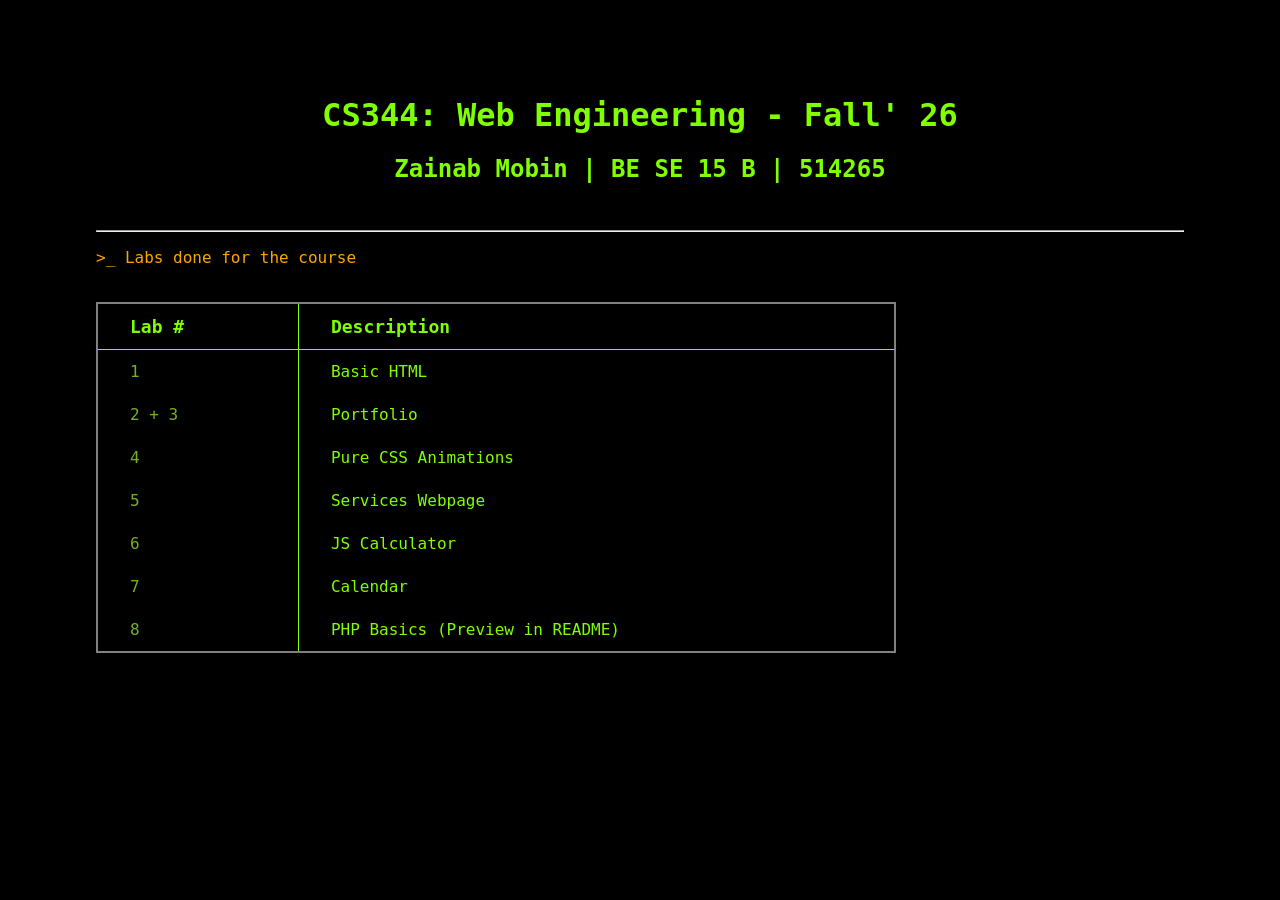
<file: index.html>
<!DOCTYPE html>
<html lang="en">
<head>
    <meta charset="UTF-8">
    <meta name="viewport" content="width=device-width, initial-scale=1.0">
    <title>Labs - Web Engineering</title>
    <link rel="stylesheet" href="style.css">
</head>
<body>
    
    <h1>CS344: Web Engineering - Fall' 26</h1>
    <h2> Zainab Mobin | BE SE 15 B | 514265</h2>
    <br>
    <hr>
    
    <p> >_ Labs done for the course</p>
    
    <br>

    <table>
        <tr>
            <th>Lab #</th>
            <th>Description</th>
        </tr>
        <tr>
            <td><a href="lab1_html/index.html" target="_blank">1</a></td>
            <td>Basic HTML</td>
        </tr>
        <tr>
            <td><a href="lab2,3_portfolio/index.html" target="_blank">2 + 3</a></td>
            <td>Portfolio</td>
        </tr>
        <tr>
            <td><a href="lab4_css/index.html" target="_blank">4</a></td>
            <td>Pure CSS Animations</td>
        </tr>
        <tr>
            <td><a href="lab5_services/index.html" target="_blank">5</a></td>
            <td>Services Webpage</td>
        </tr>
        <tr>
            <td><a href="lab6_calculator/index.html" target="_blank">6</a></td>
            <td>JS Calculator</td>
        </tr>
        <tr>
            <td><a href="lab7_calendar/index.html" target="_blank">7</a></td>
            <td>Calendar</td>
        </tr>
        <tr>
            <td><a href="lab8_phpBasics/index.php">8</a></td>
            <td>PHP Basics (Preview in README)</td>
        </tr>
    </table>
    

</body>
</html>
</file>
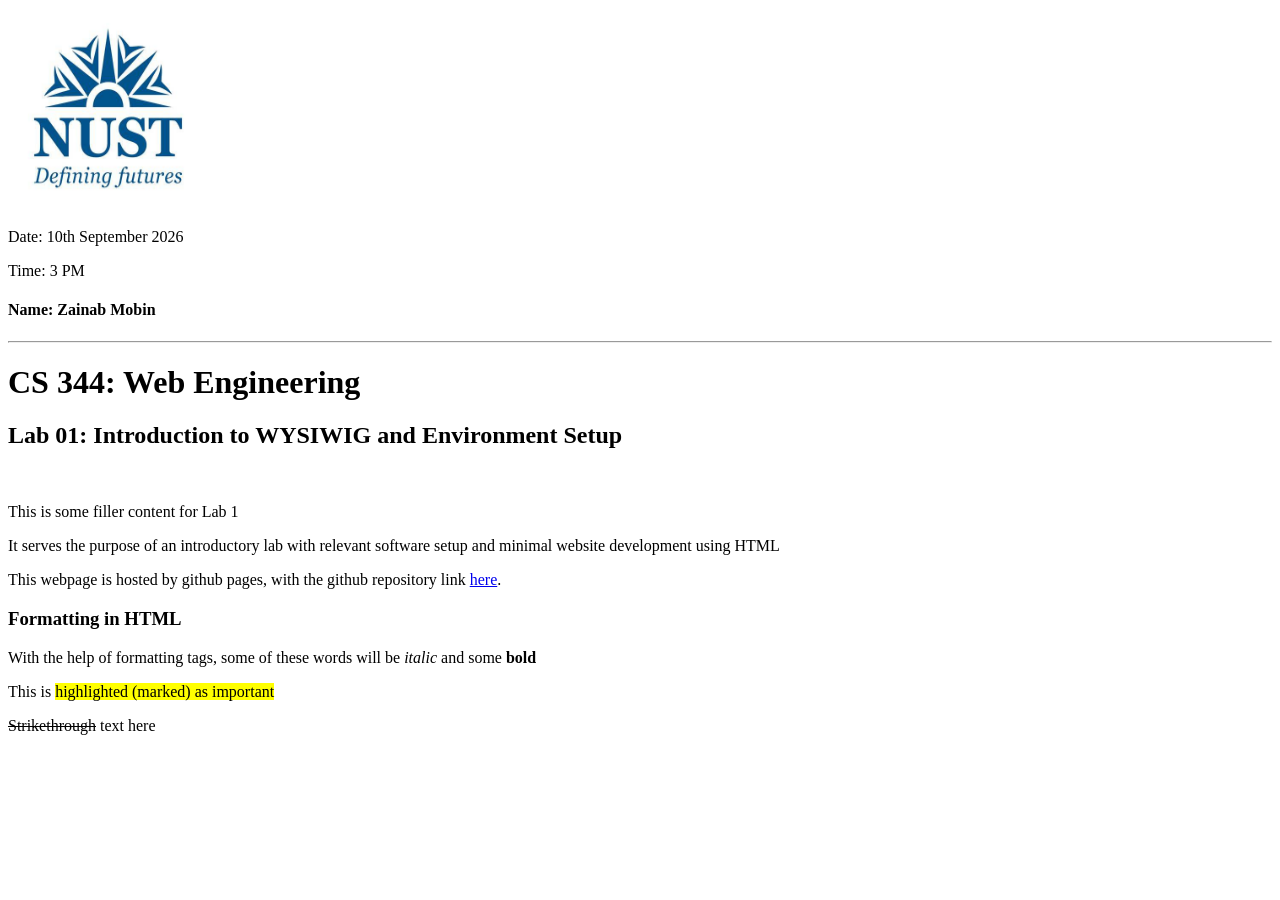
<file: lab1-html/index.html>
<!DOCTYPE html>
<html lang="en">
<head>
    <meta charset="UTF-8">
    <meta name="viewport" content="width=device-width, initial-scale=1.0">
    <title>WE: Lab#01</title>
</head>
<body>
    <img src="assets/nust_logo.jpg" alt="Nust Logo" width="200px" height="200px">
    <p>Date: 10th September 2026</p>
    <p>Time: 3 PM</p> 
    <h4>Name: Zainab Mobin</h4>
    <hr>
    <h1>CS 344: Web Engineering</h1>
    <h2>Lab 01: Introduction to WYSIWIG and Environment Setup</h2>
    <br>
    <p>This is some filler content for Lab 1</p>
    <p>It serves the purpose of an introductory lab with relevant software setup and minimal website development using HTML</p>
    <p>This webpage is hosted by github pages, with the github repository link <a href="https://github.com/ZainabMobin/WE_lab1">here</a>.</p>
    <h3>Formatting in HTML</h3>
    <p>With the help of formatting tags, some of these words will be <i>italic</i> and some <strong>bold</strong></p>
    <p>This is <mark>highlighted (marked) as important</mark></p>
    <p><del>Strikethrough</del> text here</p>
</body>
</html>
</file>
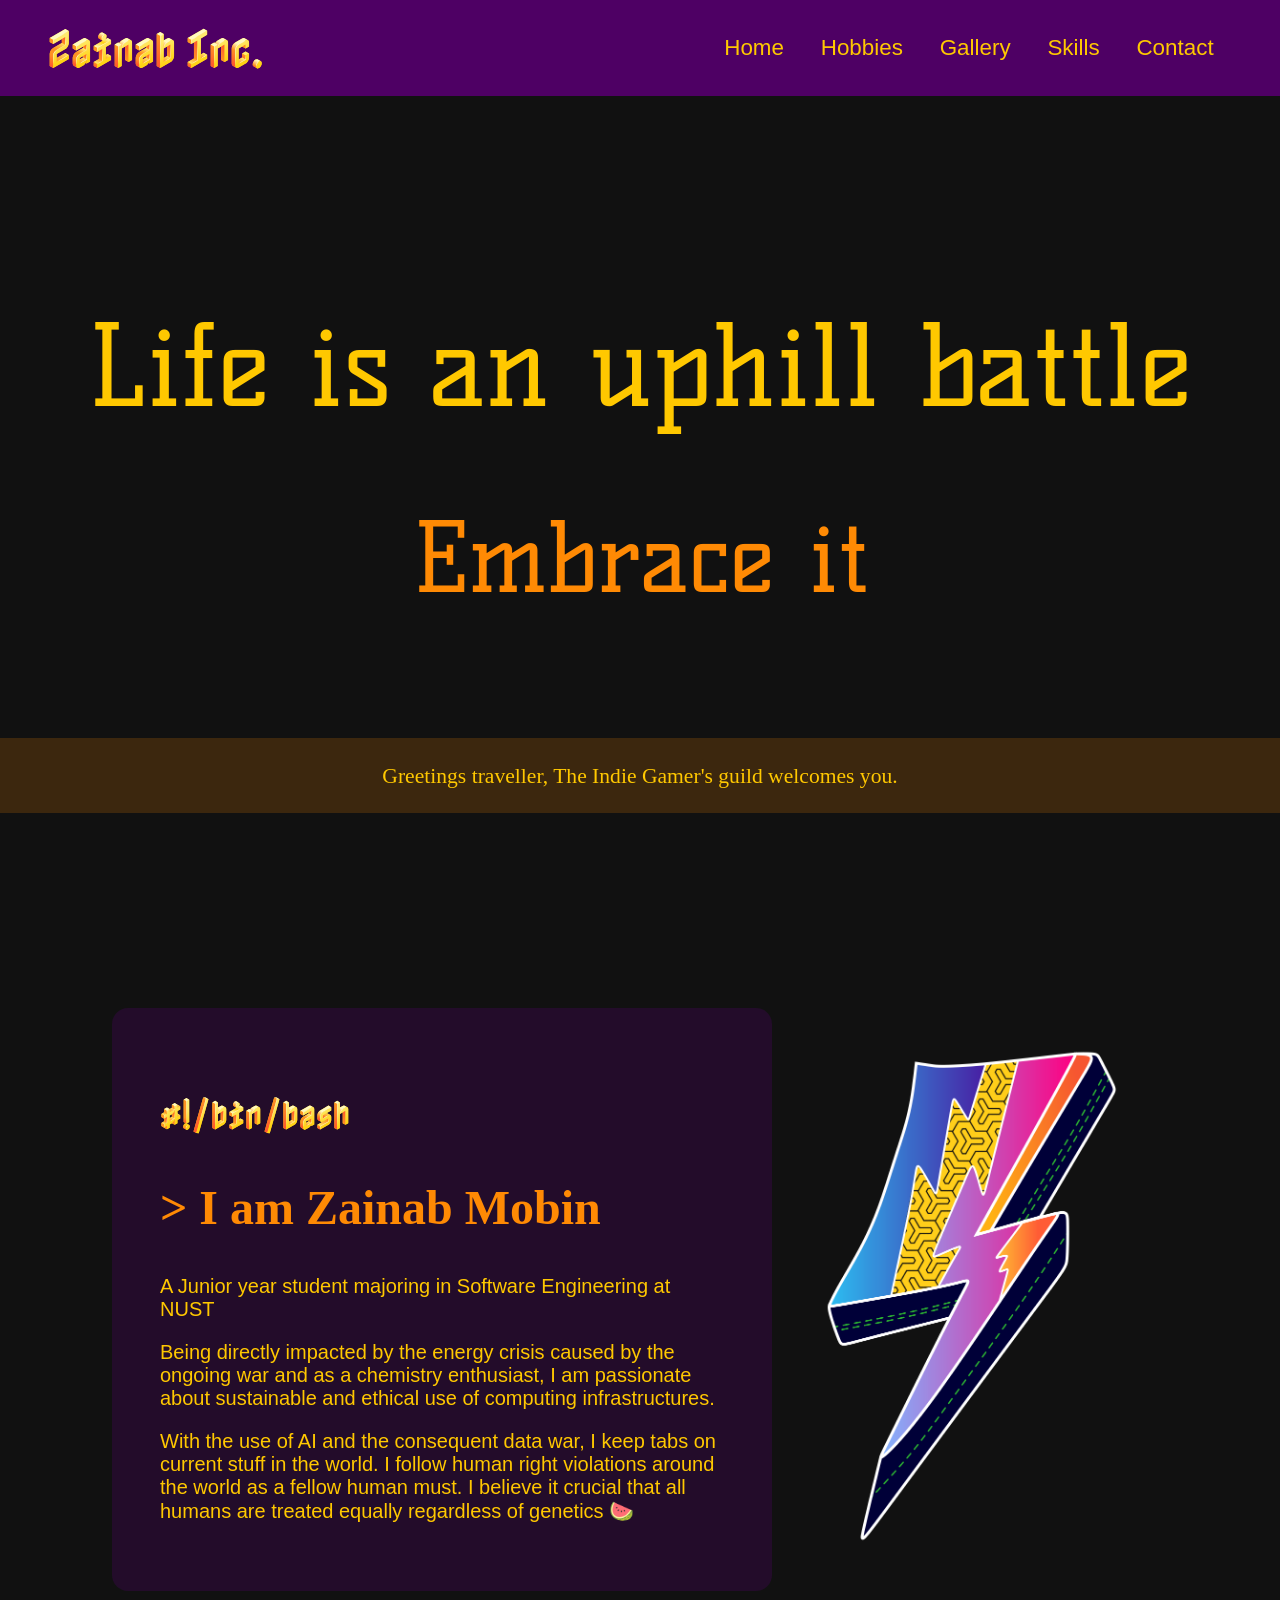
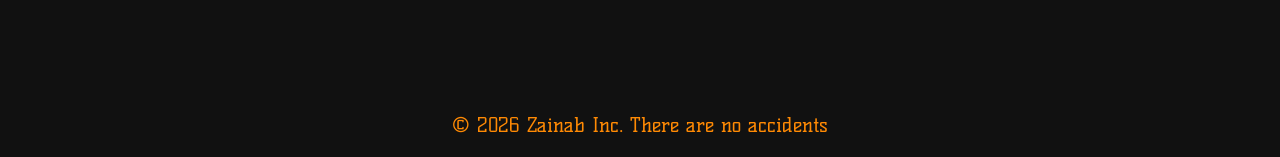
<file: lab2,3-portfolio/index.html>
<!DOCTYPE html>
<html lang="en">
<head>
    <meta charset="UTF-8">
    <meta name="viewport" content="width=device-width, initial-scale=1.0">
    <title>Home</title>

    <link rel="stylesheet" href="./css/style.css">
</head>
<body>
    <div class="navbar">
        <div class="logo">
            <a href="index.html">Zainab Inc.</a>
        </div>
        <ul>
            <li><a href="index.html">Home</a></li>
            <li><a href="hobbies.html">Hobbies</a></li>
            <li><a href="gallery.html">Gallery</a></li>
            <li><a href="skills.html">Skills</a></li>
            <li><a href="contact.html">Contact</a></li>
        </ul>
    </div>
    
    <br />
    <br />
    <br />
    <br />
    <br />
    
    <div class="page-container">
        <p class="setup">Life is an uphill battle</p> 
        <p class="punchline">Embrace it</p> 
        <br />
        <br />
        <br />
        <br />
        
        <div class="floating-quote">
            <p>Greetings traveller, The Indie Gamer's guild welcomes you.</p>
        </div>
    
        <br />
        <br />
        <br />
        <br />
        
        <div class="card-container">
            <div class="card-item">
                <h3>#!/bin/bash</h3>
                <h2>> I am Zainab Mobin</h2>
                
                <p>A Junior year student majoring in Software Engineering at NUST</p>
                <p>Being directly impacted by the energy crisis caused by the ongoing war and as a chemistry enthusiast, I am passionate about sustainable and ethical use of computing infrastructures.</p>
                <p>With the use of AI and the consequent data war, I keep tabs on current stuff in the world. I follow human right violations around the world as a fellow human must. I believe it crucial that all humans are treated equally regardless of genetics 🍉 <p>
            </div>

            <div class="card-item-image">
                <img src="images/bolt.png" alt="Lightning Bolt" width="300">
            </div>
        </div>
    </div>

    <footer>
        <p>&copy; 2026 Zainab Inc. There are no accidents</p>
    </footer>
</body>
</html>
</file>
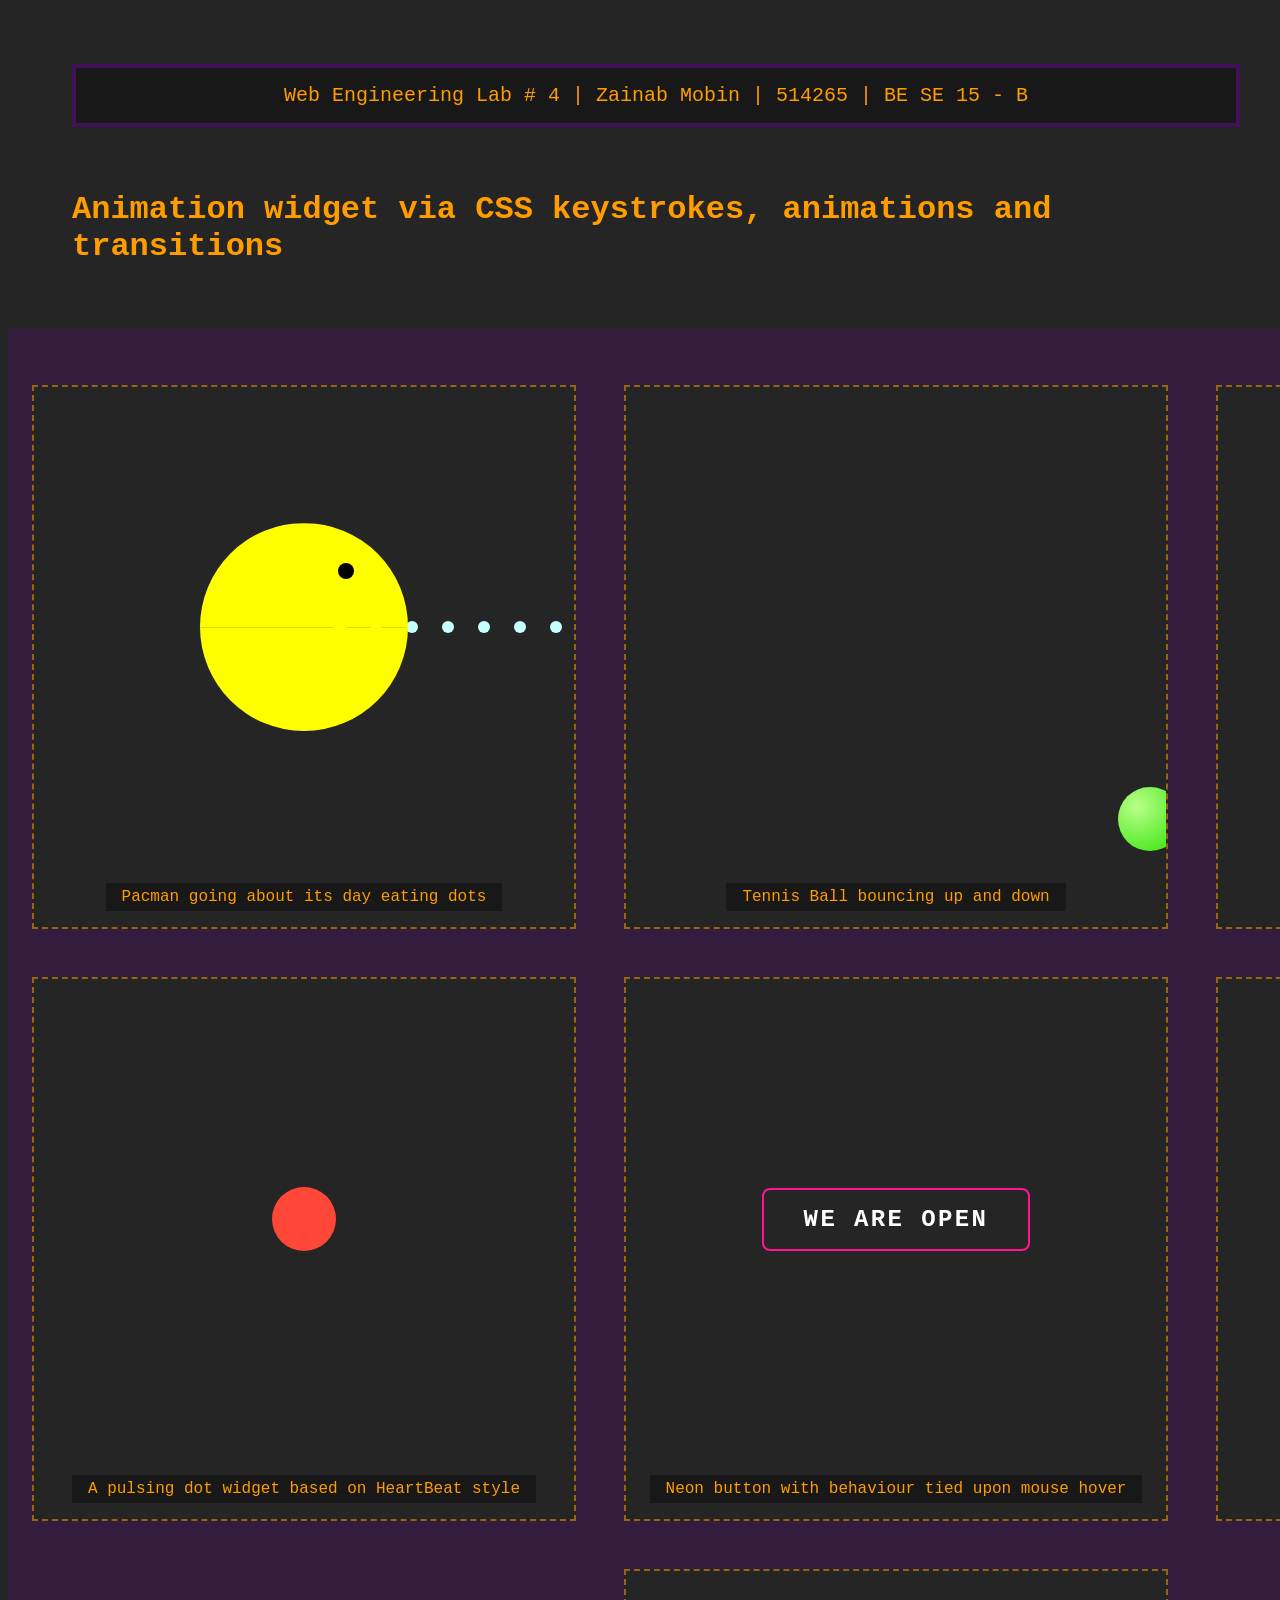
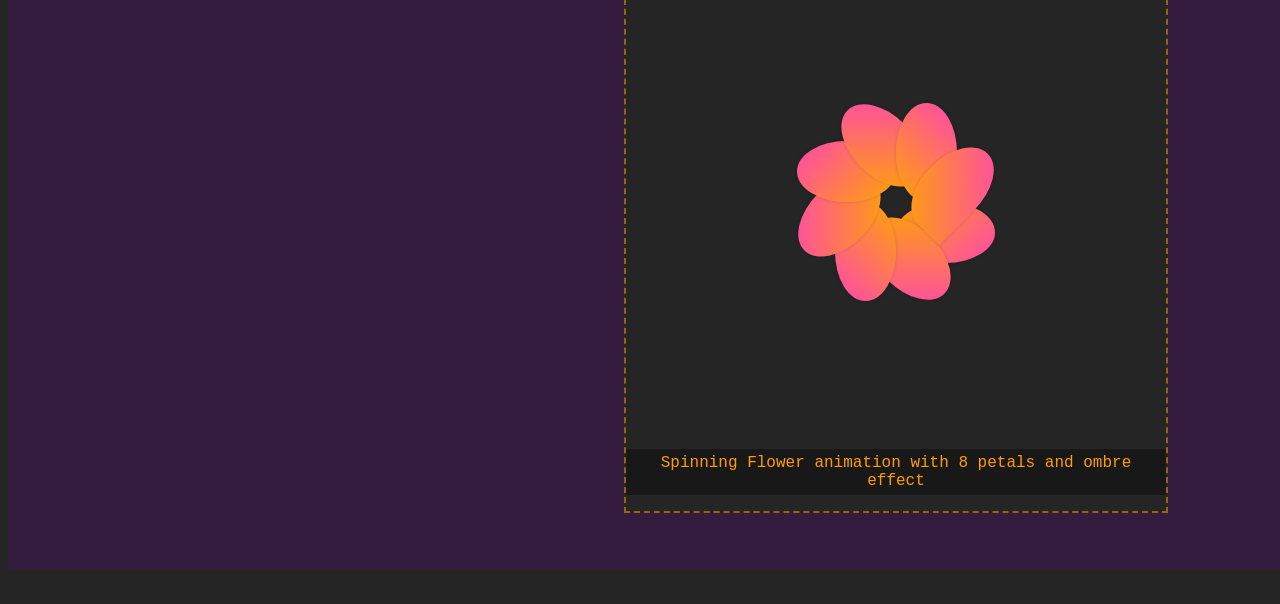
<file: lab4-css/index.html>
<!DOCTYPE html>
<html lang="en">
<head>
    <meta charset="UTF-8">
    <meta name="viewport" content="width=device-width, initial-scale=1.0">
    <title>CSS keyframe animations</title>
    <link rel="stylesheet" href="./style.css">
</head>
<body>
    <header>
        Web Engineering Lab # 4 | Zainab Mobin | 514265 | BE SE 15 - B
    </header>
    <h1>Animation widget via CSS keystrokes, animations and transitions</h1>   
    <div class="animation-grid">
        <div class="grid-cell">
            <!-- animation holder -->
            <div class="animation-container">
                <div class="dots-wrapper">
                    <div class="dot"></div>
                    <div class="dot"></div>
                    <div class="dot"></div>
                    <div class="dot"></div>
                    <div class="dot"></div>
                    <div class="dot"></div>
                    <div class="dot"></div>
                    <div class="dot"></div>
                </div>
                <div class="pacman-eye"></div>
                <div class="pacman"></div>
            </div>
            <p>Pacman going about its day eating dots</p>
        </div>
        <div class="grid-cell">
            <!-- animation holder -->
            <div class="animation-container">
                <div class="ball"></div>
            </div>
            <p>Tennis Ball bouncing up and down</p>
        </div>
        
        <div class="grid-cell">
            <!-- animation holder -->
            <div class="animation-container">
                <div class="spinner"></div>
            </div>
            <p>Generic Loading Spinner based on Windows</p>
        </div>
        
        <div class="grid-cell">
            <!-- animation holder -->
            <div class="animation-container">
                <div class="pulsing-dot"></div>
            </div>
            <p>A pulsing dot widget based on HeartBeat style</p>
        </div>
        
        <div class="grid-cell">
            <!-- animation holder -->
            <div class="animation-container">
                <button class="neon-btn">We are open</button>
            </div>
            <p>Neon button with behaviour tied upon mouse hover</p>
        </div>
        
        <div class="grid-cell">
            <!-- animation holder -->
            <div class="animation-container">
                <div class="typewriter">
                    <!-- <h1>Its 12:17 a.m,</h1> -->
                    <h1>I am Working Hard.</h1>
                </div>
            </div>
            <p>Typewriter effect</p>
        </div>
        
        <div class="grid-cell last-cell">
            <!-- animation holder -->
            <div class="animation-container">
                <div class="flower">
                    <div class="petals">
                        <span></span>
                        <span></span>
                        <span></span>
                        <span></span>
                        <span></span>
                        <span></span>
                        <span></span>
                        <span></span>
                    </div>
                </div>
            </div>
            <p>Spinning Flower animation with 8 petals and ombre effect</p>
        </div>
        
    </div>
</body>
</html>
</file>
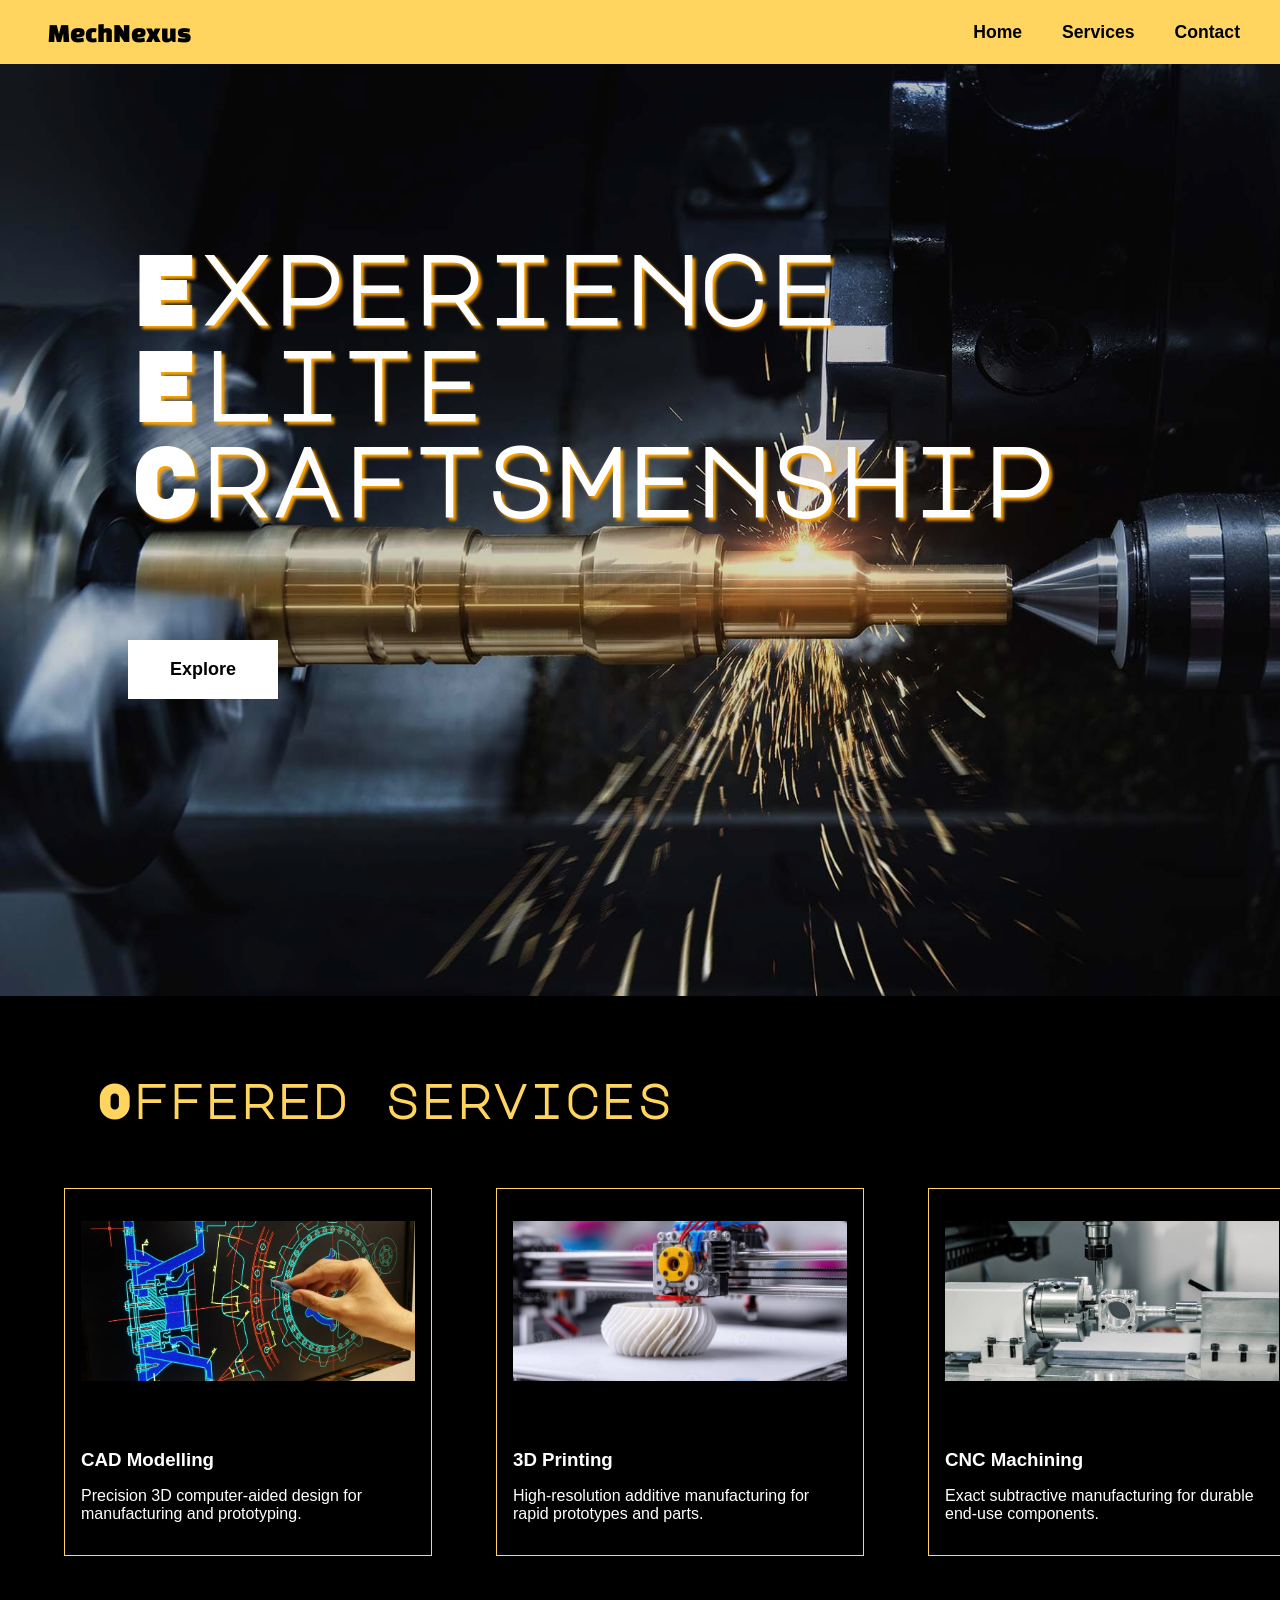
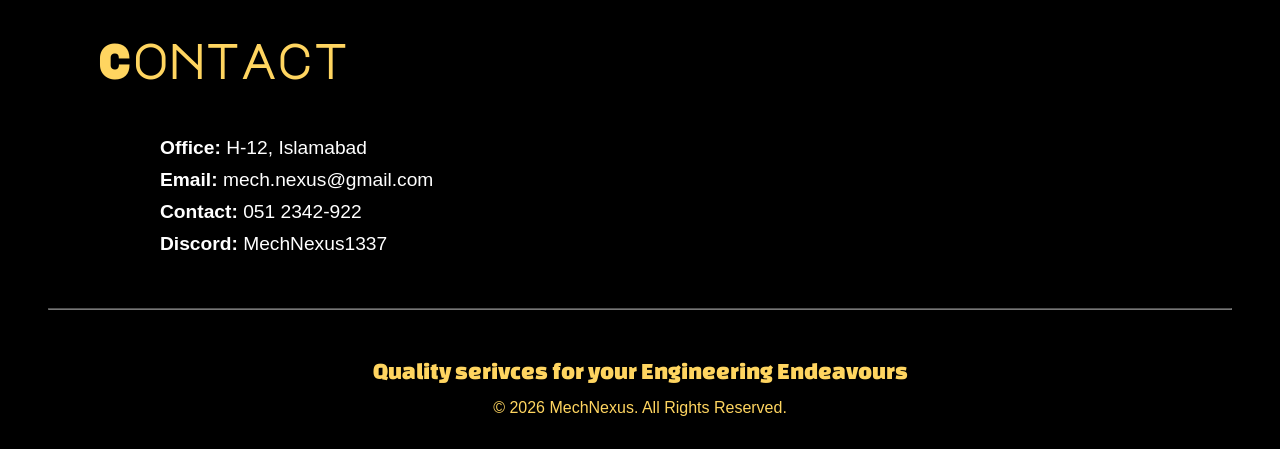
<file: lab5_services/index.html>
<!DOCTYPE html>
<html lang="en">
<head>
    <meta charset="UTF-8">
    <meta name="viewport" content="width=device-width, initial-scale=1.0">
    <title>MechNexus</title>
    <link rel="stylesheet" href="./style.css">
</head>
<body>
    <nav class="navbar">
        <div class="logo">
            <p>MechNexus</p>
        </div>
        <ul>
            <li><a href="#">Home</a></li>
            <li><a href="#services">Services</a></li>
            <li><a href="#contact">Contact</a></li>
        </ul>
    </nav>

    <!-- hero sectiom -->
    <div class="hero">
        <h1>Experience Elite Craftsmenship</h1>
        <a href="#services" class="cta-btn">Explore</a>
    </div>
    
    <!-- services -->
    <h2 id="services">Offered services</h2>
    <grid class="service-grid">
        <div class="grid-item">
            <img src="assets/CAD.jpg" width="400px">
            <h3>CAD Modelling</h3>
            <p>Precision 3D computer-aided design for manufacturing and prototyping.</p>
        </div>
        <div class="grid-item">
            <img src="assets/3d-print.jpg" width="400px">
            <h3>3D Printing</h3>
            <p>High-resolution additive manufacturing for rapid prototypes and parts.</p>
        </div>
        <div class="grid-item">
            <img src="assets/cnc.jpg" width="400px">
            <h3>CNC Machining</h3>
            <p>Exact subtractive manufacturing for durable end-use components.</p>
        </div>
    </grid>

    <h2 id="contact">Contact</h2>
    <div class="contact">
        <p><b>Office:</b> <a href="https://maps.google.com/?q=H-12+Islamabad" target="_blank">H-12, Islamabad</a></p>
        <p><b>Email:</b> <a href="mailto:mech.nexus@gmail.com">mech.nexus@gmail.com</a></p>
        <p><b>Contact:</b> <a href="tel:+92512342922">051 2342-922</a></p>
        <p><b>Discord:</b> <a href="https://discord.gg/mechnexus" target="_blank">MechNexus1337</a></p>
    </div>

    <hr>
    <footer>
        <p class="slogan">Quality serivces for your Engineering Endeavours</p>
        <p>&copy; 2026 MechNexus. All Rights Reserved.</p>
    </footer>
    
</body>
</html>
</file>
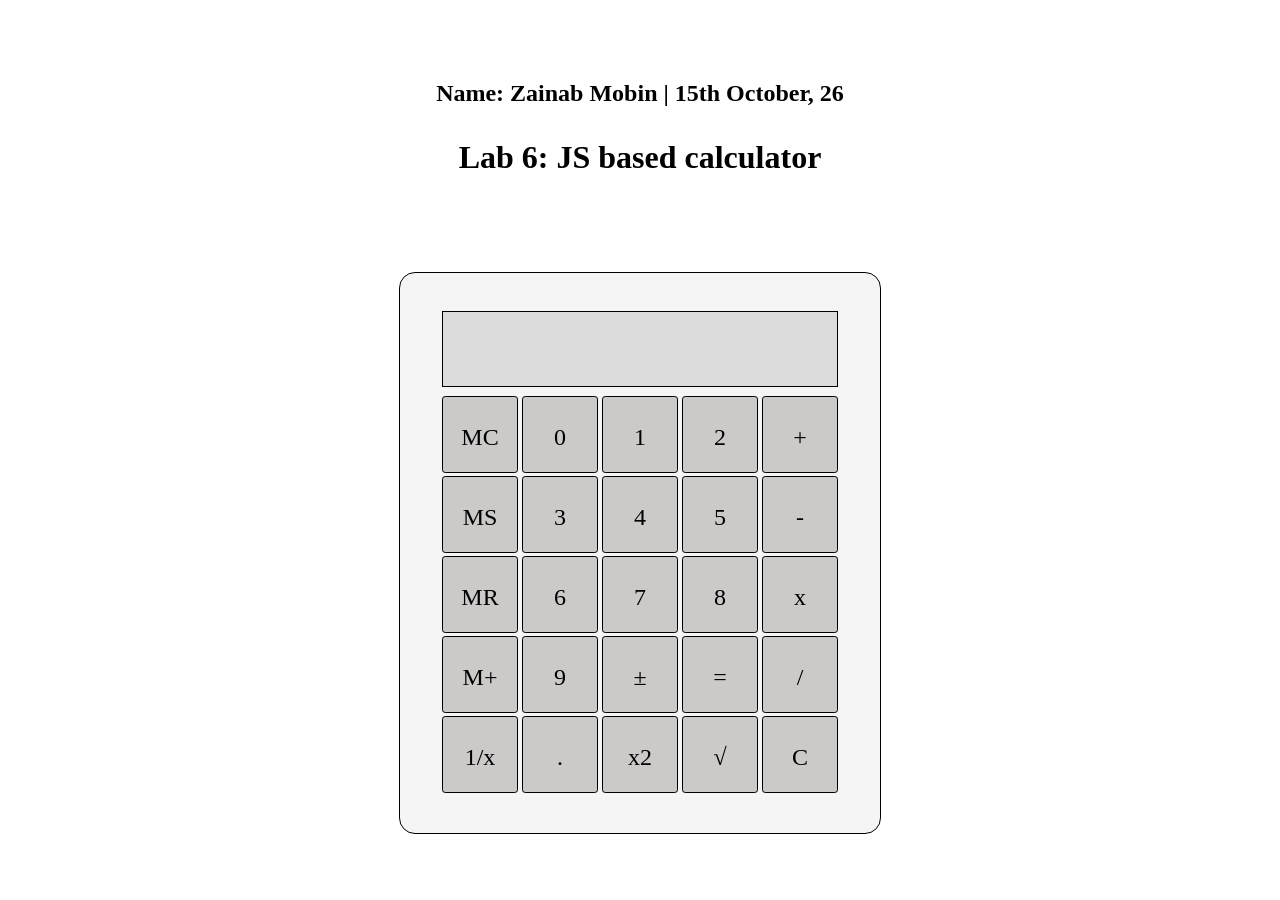
<file: lab6_calculator/index.html>
<!DOCTYPE html>
<html lang="en">
<head>
    <meta charset="UTF-8">
    <meta name="viewport" content="width=device-width, initial-scale=1.0">
    <title>Lab 6</title>
    <link rel="stylesheet" href="style.css">
</head>
<body>

    <h2>Name: Zainab Mobin  |  15th October, 26</h2>
    <h1> Lab 6: JS based calculator</h1>

    <!-- wrapper div for the whole calculator -->
    <div class="calculator">
        <!-- the display screen itself -->
        <div id="display-screen"></div>
        <!-- making a 5x5 grid of 25 buttons, each is 5rem square buttons -->
        <div class="button-grid">   
            <div onclick="MClear()">MC</div>
            <div onclick="appendElement(0)">0</div>
            <div onclick="appendElement(1)">1</div>
            <div onclick="appendElement(2)">2</div>
            <div onclick="appendElement('+')">+</div>
            <div onclick="MStore()">MS</div>
            <div onclick="appendElement(3)">3</div>
            <div onclick="appendElement(4)">4</div>
            <div onclick="appendElement(5)">5</div>
            <div onclick="appendElement('-')">-</div>
            <div onclick="MRecall()">MR</div>
            <div onclick="appendElement(6)">6</div>
            <div onclick="appendElement(7)">7</div>
            <div onclick="appendElement(8)">8</div>
            <div onclick="appendElement('*')">x</div>
            <div onclick="MPlus()">M+</div>
            <div onclick="appendElement(9)">9</div>
            <div onclick="absolute()">±</div>
            <div onclick="calculate()">=</div>
            <div onclick="appendElement('/')">/</div>
            <div onclick="getInverse()">1/x</div>
            <div onclick="addPoint()">.</div>
            <div onclick="getSquare()">x2</div>
            <div onclick="getSquareRoot()">√</div>
            <div onclick="reset()">C</div>
        </div>
    </div>

    <script src="script.js"></script>
</body>
</html>
</file>
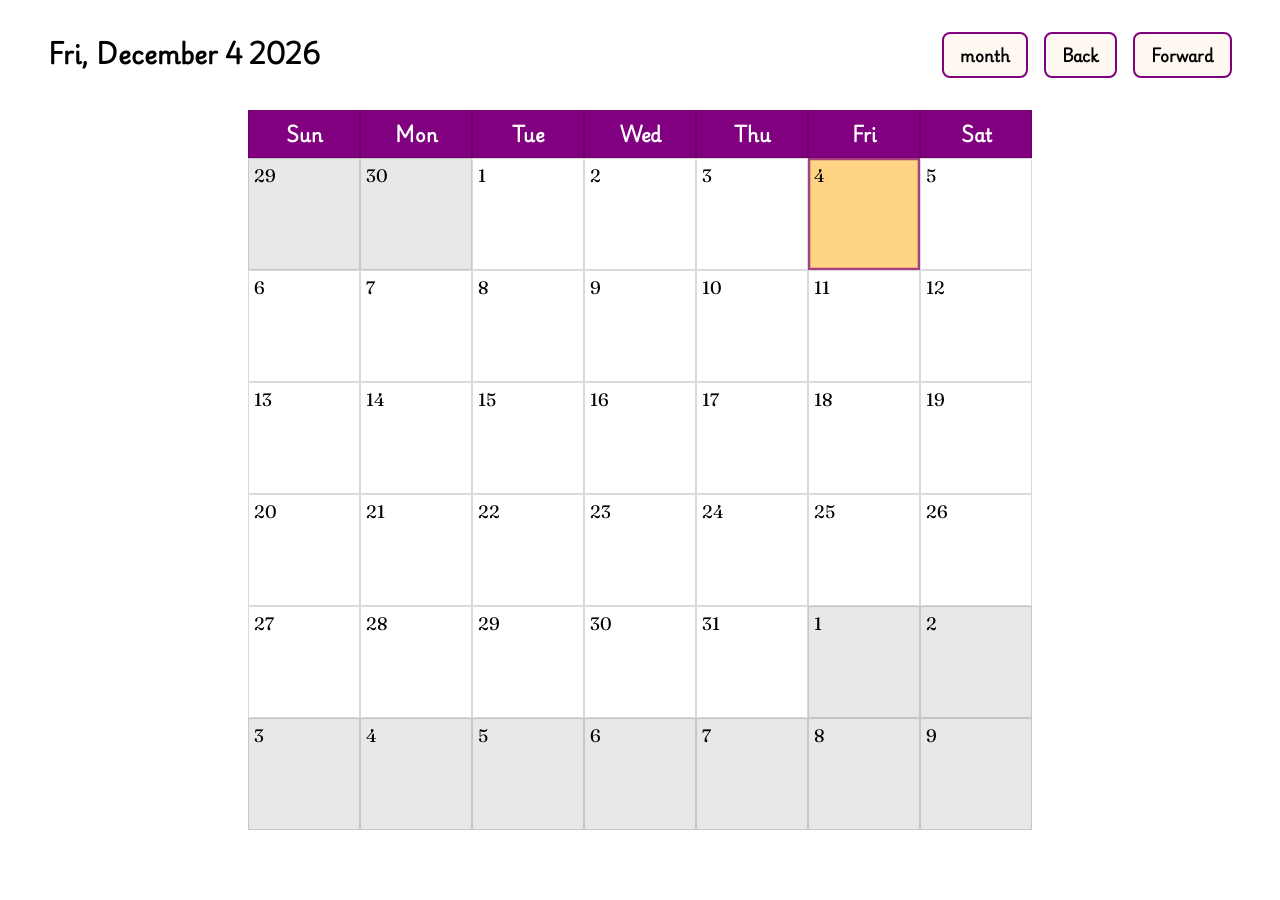
<file: lab7_calendar/index.html>
<!DOCTYPE html>
<html lang="en">
<head>
    <meta charset="UTF-8">
    <meta name="viewport" content="width=device-width, initial-scale=1.0">
    <title>Lab 7</title>
    <link rel="stylesheet" href="./style.css">
</head>
<body onload="initializeView()">
    
    <!-- have atleast 28 days -->

    <!-- days div must be according to the month day value -->
    <!-- Preceeding/succeding days not in the current month must be disabled in the view (no click, dark gray colour)  -->

    <!-- link month days from js date object?  -->

        <!-- feb = 29 for leap year --> 

    <!-- start with current date -->
   
    <!-- days divs set in stone -->

    <div class="nav-header">
        <div id="current-date"></div>
        <div class="view-current">
            <button onclick="switchMode()" class="switch-btn" title="Click to change view"></button>
            <button onclick="navigateBack()">Back</button>
            <button onclick="navigateForward()">Forward</button>
        </div>
    </div>

    <div class="main-wrapper">  <!-- contains calendar, and memo form  -->
        <div id="calendar-wrapper">
            <div class="day-wrapper">
                <div class="days">Sun</div>
                <div class="days">Mon</div>
                <div class="days">Tue</div>
                <div class="days">Wed</div>
                <div class="days">Thu</div>
                <div class="days">Fri</div>
                <div class="days">Sat</div>
            </div>
            <div id="cell-grid">
                <!-- append day cells to this wrapper grid. Populated via JS -->
            </div> 
        </div>

        <div class="task-panel-wrapper">
            <!-- panel for adding memo information, populated via JS -->
        </div>
    </div>
        
    <script src="./script.js"></script>
</body>
</html>
</file>
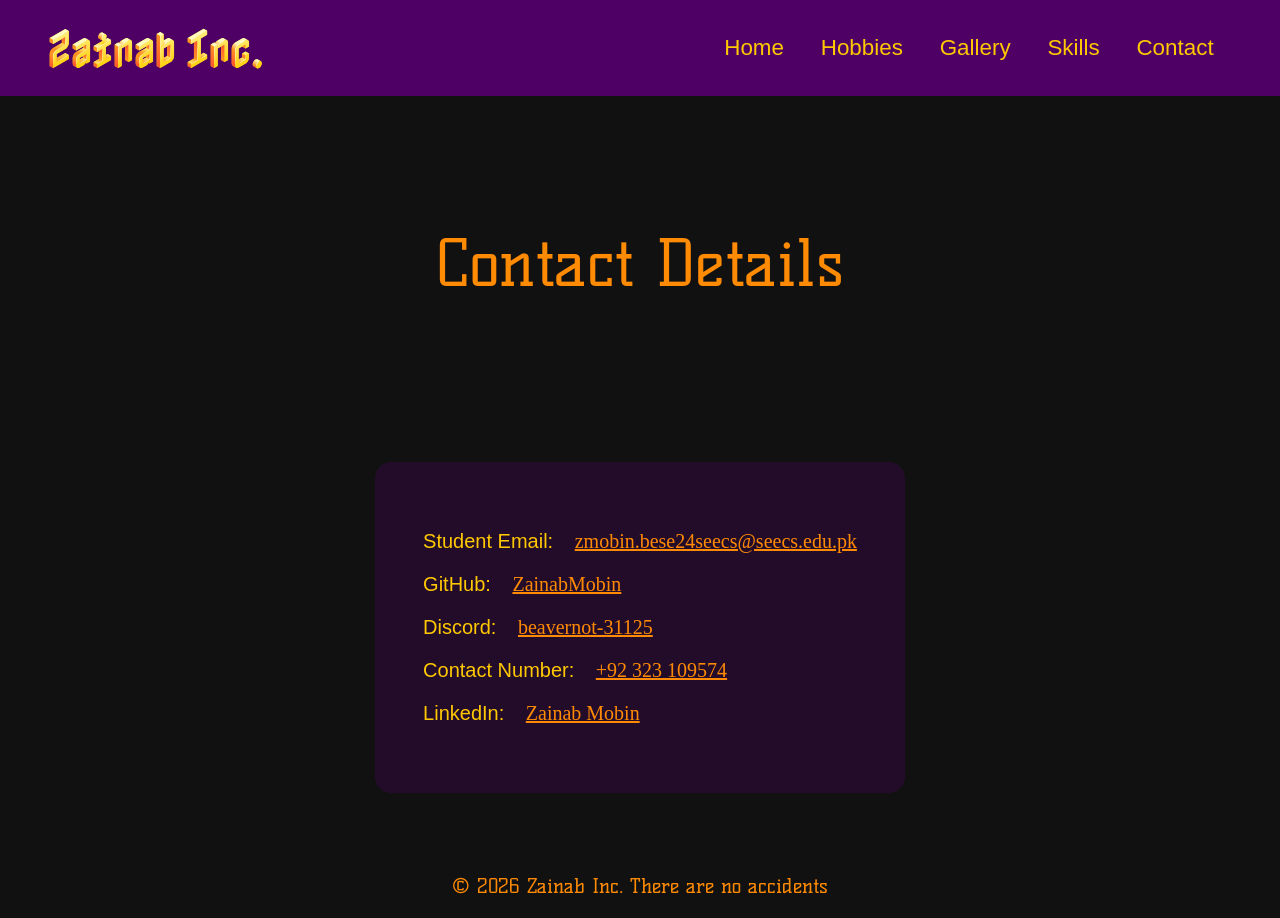
<file: lab2,3-portfolio/contact.html>
<!DOCTYPE html>
<html lang="en">
<head>
    <meta charset="UTF-8">
    <meta name="viewport" content="width=device-width, initial-scale=1.0">
    <title>Contact</title>

    <link rel="stylesheet" href="./css/style.css">
</head>
<body>
    <div class="navbar">
        <div class="logo">
            <a href="index.html">Zainab Inc.</a>
        </div>
        <ul>
            <li><a href="index.html">Home</a></li>
            <li><a href="hobbies.html">Hobbies</a></li>
            <li><a href="gallery.html">Gallery</a></li>
            <li><a href="skills.html">Skills</a></li>
            <li><a href="contact.html">Contact</a></li>
        </ul>
    </div>

    <div class="page-container">
        <div class="main-heading">Contact Details</div>
    
        <div class="card-container">
            <div class="card-item">
                <p>Student Email: 
                    <a href="mailto:zmobin.bese24seecs@seecs.edu.pk">zmobin.bese24seecs@seecs.edu.pk</a>
                </p>
                <p>GitHub:
                    <a href="https://github.com/ZainabMobin">ZainabMobin</ahref></a>
                </p>
                <p>Discord: 
                    <a href="https://discord.com/users/1327220445392666698">beavernot-31125</a>
                </p>
                <p>Contact Number: 
                    <a href="tel:+923231091574">+92 323 109574</a>
                </p>
                <p>LinkedIn: 
                    <a href="https://www.linkedin.com/in/zainab-mobin-930291324">Zainab Mobin</a>
                </p>
            </div>
        </div>
    </div>

    <footer>
        <p>&copy; 2026 Zainab Inc. There are no accidents</p>
    </footer>
</body>
</html>
</file>
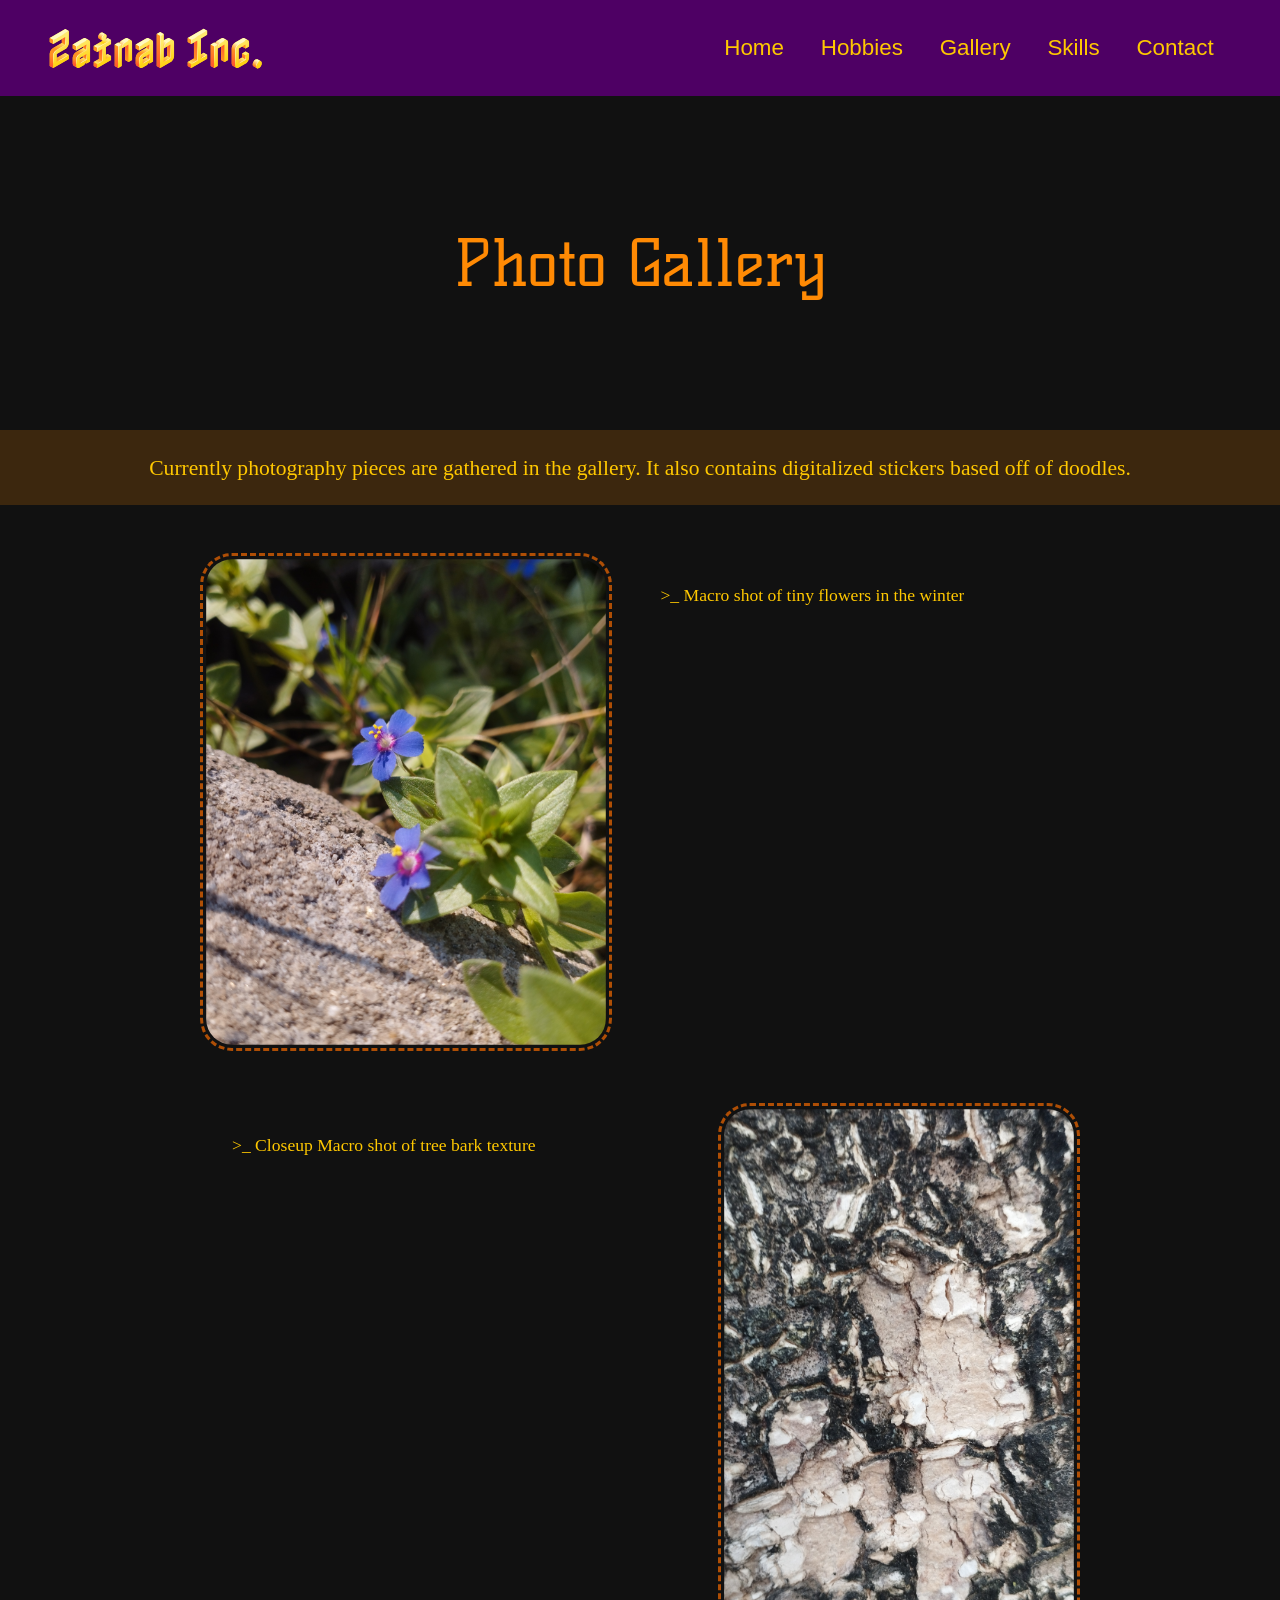
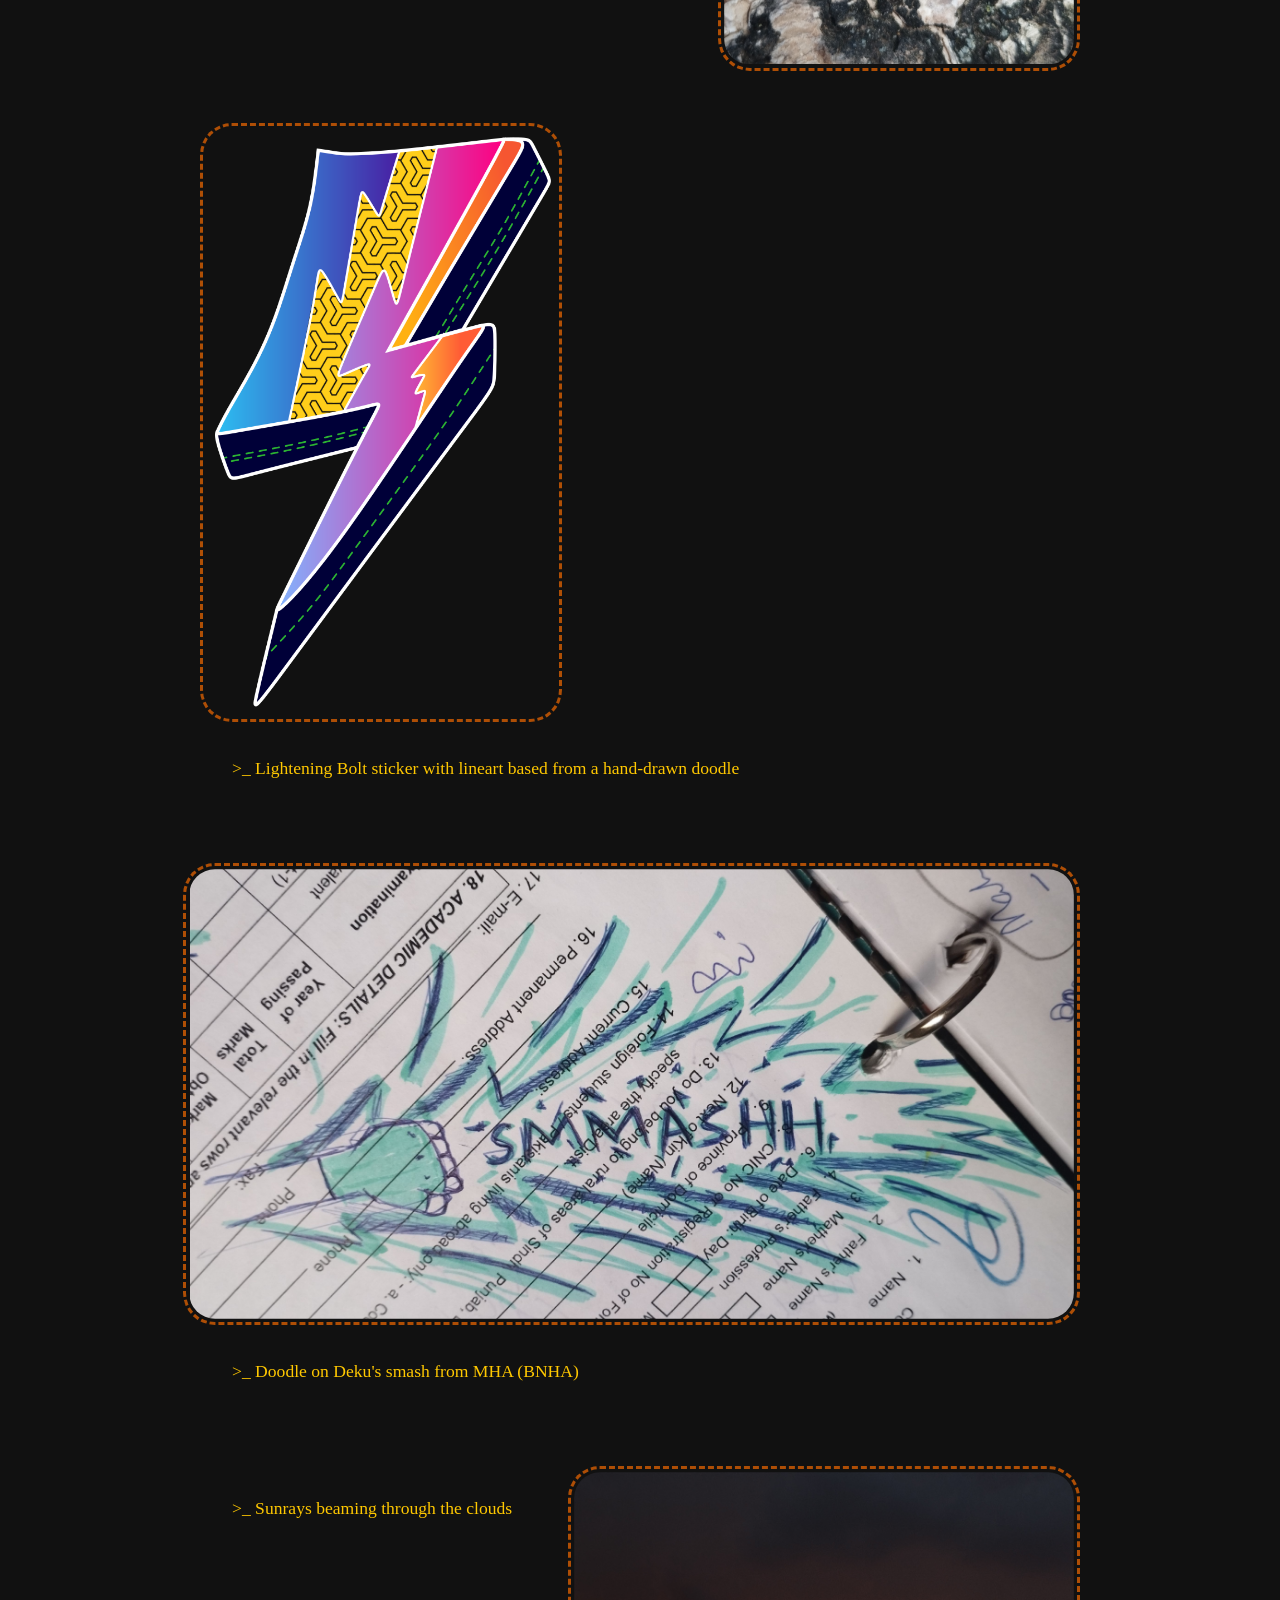
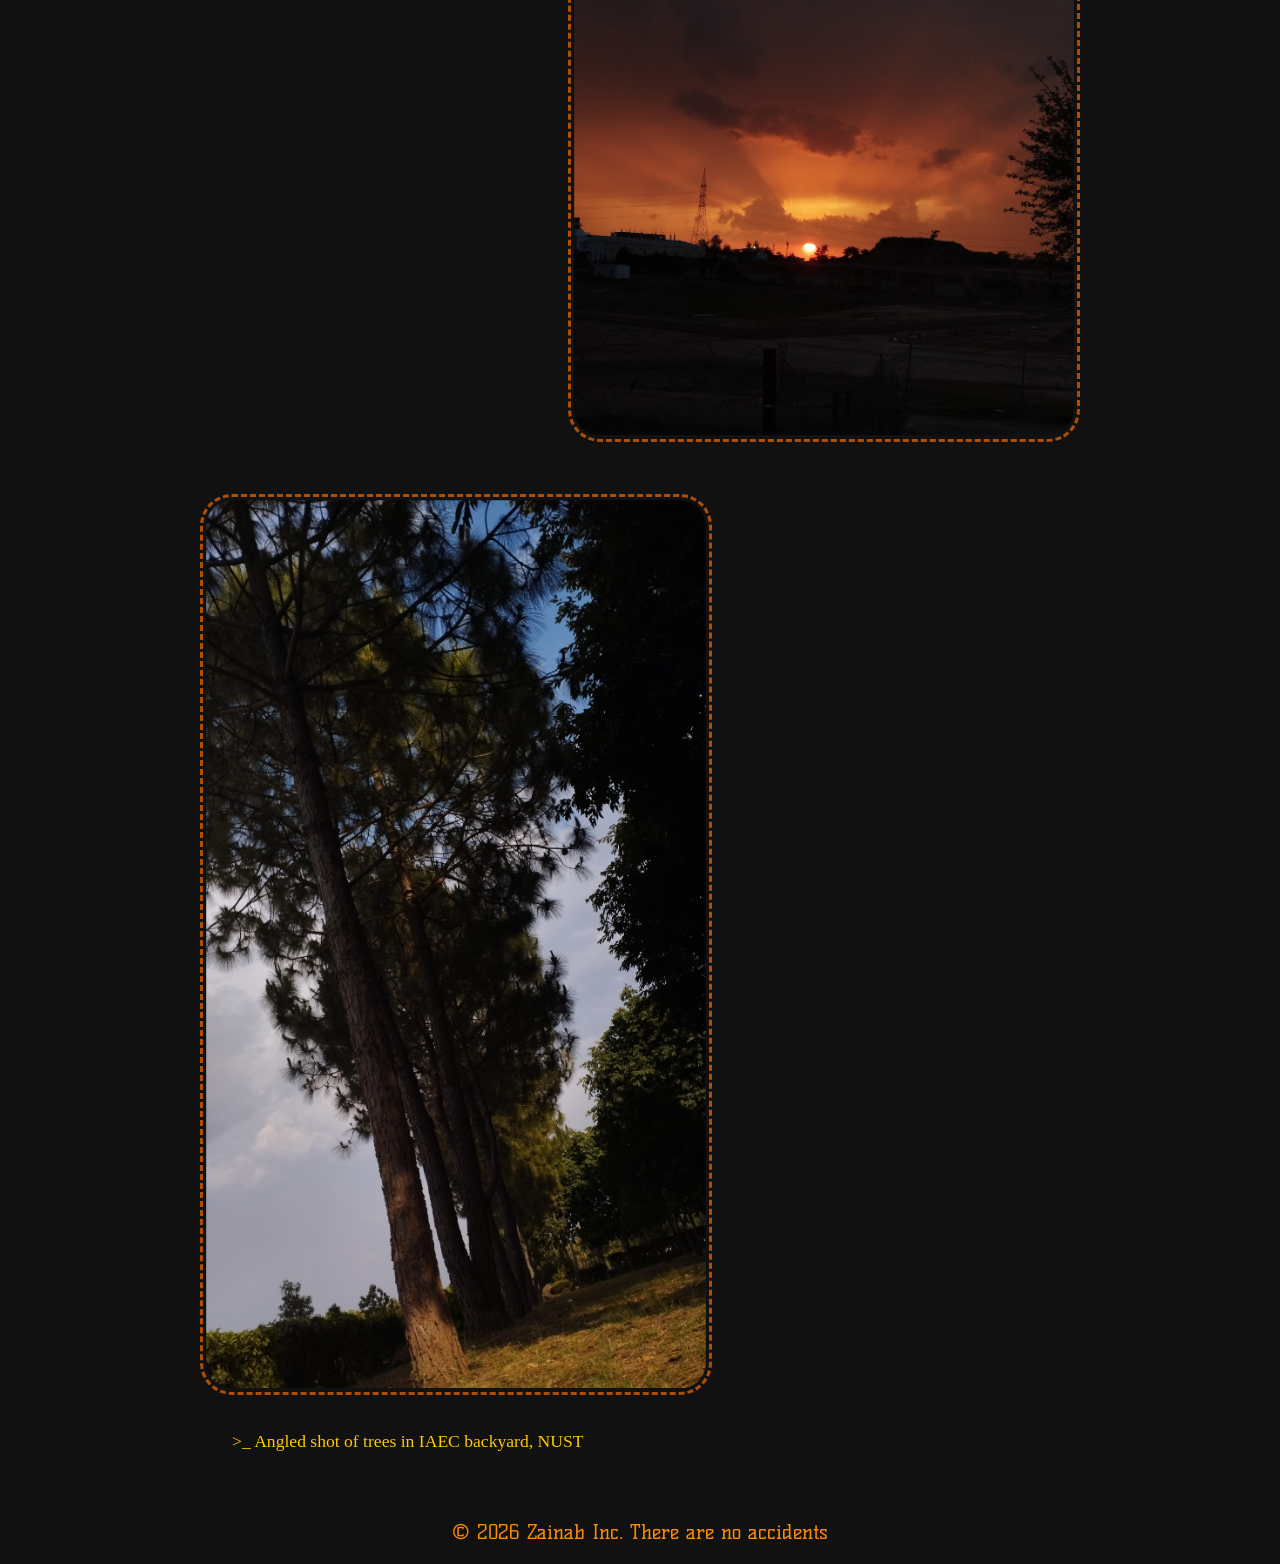
<file: lab2,3-portfolio/gallery.html>
<!DOCTYPE html>
<html lang="en">
<head>
    <meta charset="UTF-8">
    <meta name="viewport" content="width=device-width, initial-scale=1.0">
    <title>Gallery</title>

    <link rel="stylesheet" href="./css/style.css">
</head>
<body>
    <div class="navbar">
        <div class="logo">
            <a href="index.html">Zainab Inc.</a>
        </div>
        <ul>
            <li><a href="index.html">Home</a></li>
            <li><a href="hobbies.html">Hobbies</a></li>
            <li><a href="gallery.html">Gallery</a></li>
            <li><a href="skills.html">Skills</a></li>
            <li><a href="contact.html">Contact</a></li>
        </ul>
    </div>
    
    <div class="page-container">
        <div class="main-heading">
            <p>Photo Gallery</p>
        </div>
        <div class="floating-quote">
            <p>Currently photography pieces are gathered in the gallery. It also contains digitalized stickers based off of doodles.</p>
        </div>

        <div class="card-wrapper">
            <div class="card-image-left">
                <img src="images/flower.jpg" alt="Closeup macro-shot of purple flowers" width="400">
            </div>
            <div class="card-text-wrap">>_ Macro shot of tiny flowers in the winter</div>
        </div>
        
        <div class="card-wrapper">
            <div class="card-image-right">
                <img src="images/tree_macro.jpg" alt="Closeup macro-shot of tree bark texture" width="350">
            </div>
            <div class="card-text-wrap">>_ Closeup Macro shot of tree bark texture</div>
        </div>
        
        <div class="card-wrapper">
            <div class="card-image-left">
                <img src="images/bolt.png" alt="A bolt sticker with lineart based on a doodle" width="350">
            </div>
            <div class="card-text-wrap">>_ Lightening Bolt sticker with lineart based from a hand-drawn doodle</div>
        </div>
        
        <div class="card-wrapper">
            <div class="card-image-right">
                <img src="images/deku_smash.jpg" alt="Doodle on Deku's smash from MHA" height="450">
            </div>
            <div class="card-text-wrap">>_ Doodle on Deku's smash from MHA (BNHA)</div>
        </div>

        <div class="card-wrapper">
            <div class="card-image-right">
                <img src="images/sunset.jpg" alt="Sunrays beaming through the clouds" width="500">
            </div>
            <div class="card-text-wrap">>_ Sunrays beaming through the clouds</div>
        </div>

        <div class="card-wrapper">
            <div class="card-image-left">
                <img src="images/iaec_trees.jpg" alt="Angled shot of trees at IAEC backyard" width="500">
            </div>
            <div class="card-text-wrap">>_ Angled shot of trees in IAEC backyard, NUST</div>
        </div>
    </div>

    <footer>
        <p>&copy; 2026 Zainab Inc. There are no accidents</p>
    </footer>
</body>
</html>
</file>
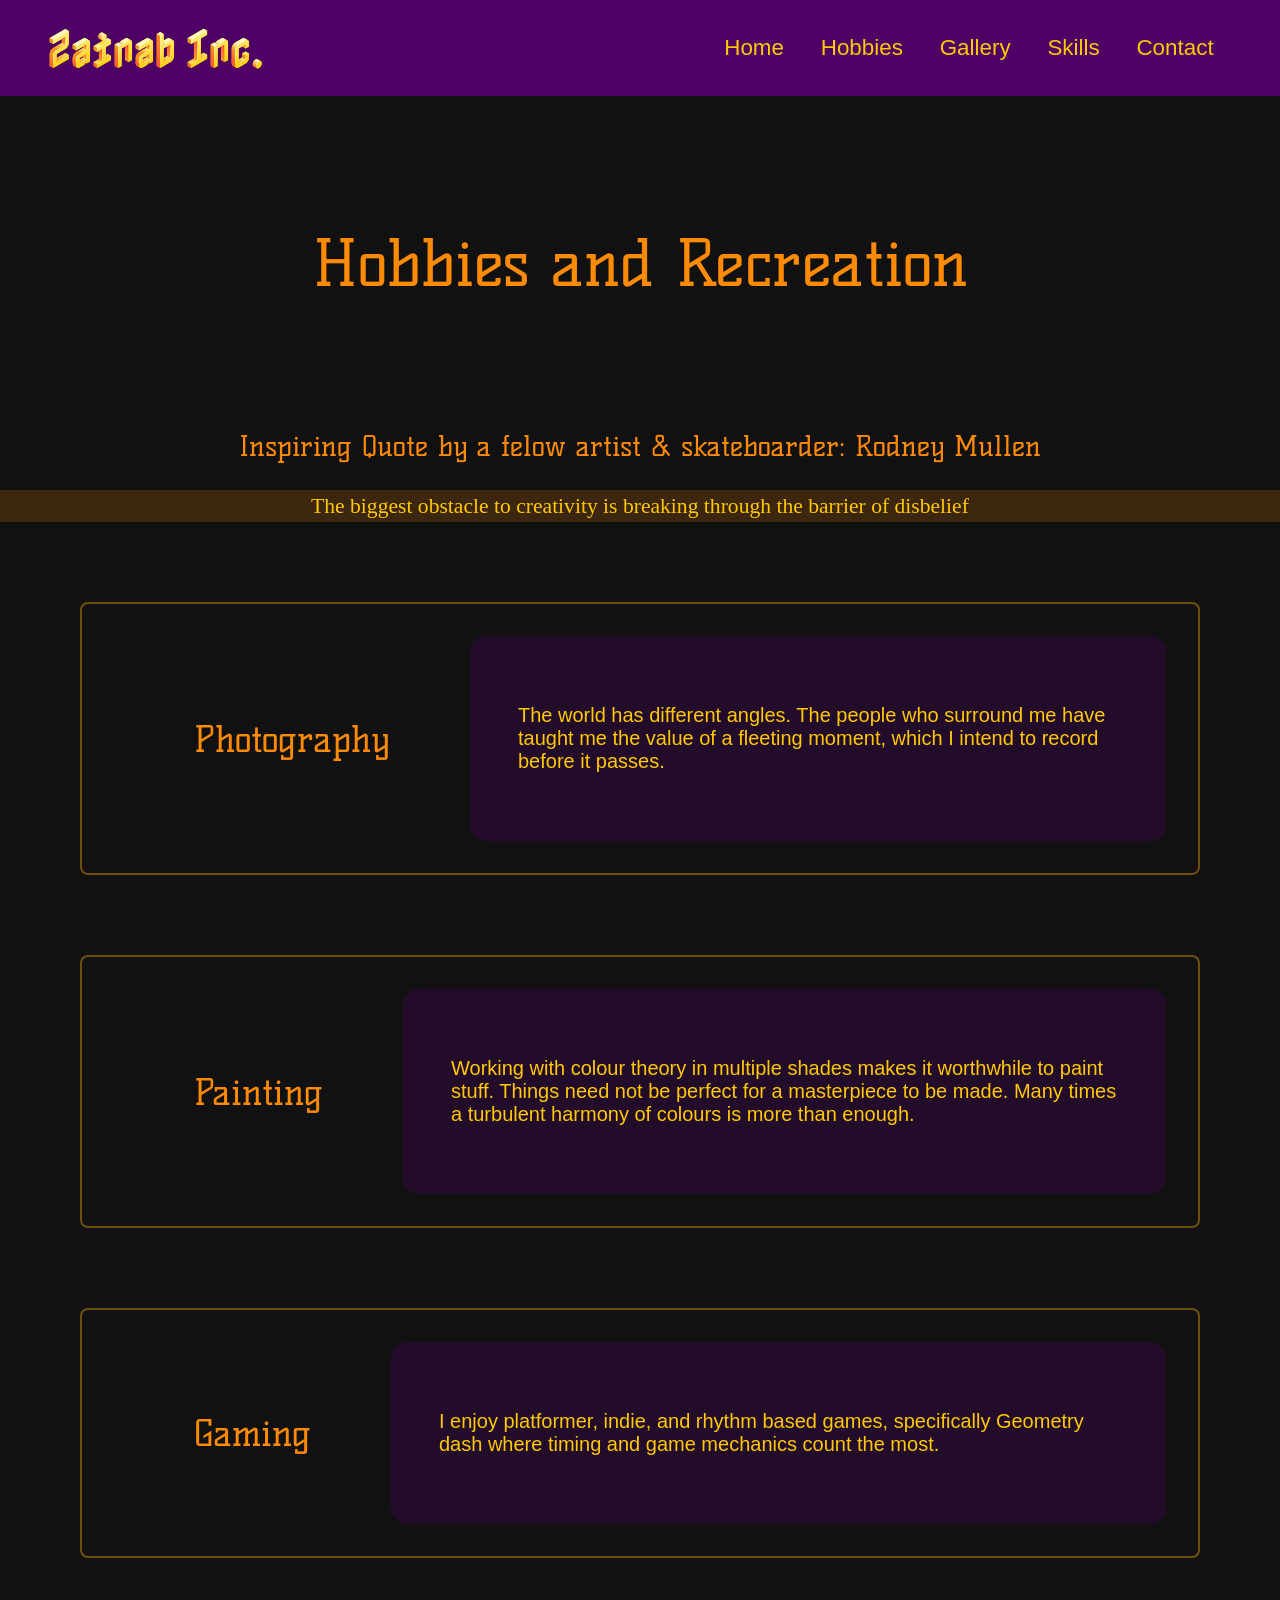
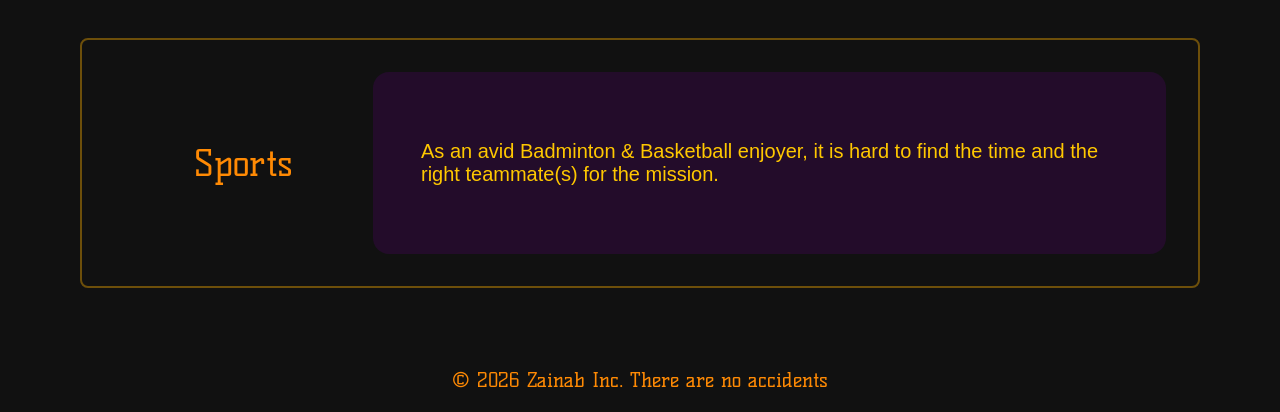
<file: lab2,3-portfolio/hobbies.html>
<!DOCTYPE html>
<html lang="en">
<head>
    <meta charset="UTF-8">
    <meta name="viewport" content="width=device-width, initial-scale=1.0">
    <title>Hobbies</title>
    
    <link rel="stylesheet" href="./css/style.css">
</head>
<body>
    <div class="navbar">
        <div class="logo">
            <a href="index.html">Zainab Inc.</a>
        </div>
        <ul>
            <li><a href="index.html">Home</a></li>
            <li><a href="hobbies.html">Hobbies</a></li>
            <li><a href="gallery.html">Gallery</a></li>
            <li><a href="skills.html">Skills</a></li>
            <li><a href="contact.html">Contact</a></li>
        </ul>
    </div>
    
    <div class="page-container">
        <div class="main-heading">
            <p>Hobbies and Recreation</p>
        </div>
        <p class="mini-heading">Inspiring Quote by a felow artist & skateboarder: Rodney Mullen</p>
        <p class="floating-quote">The biggest obstacle to creativity is breaking through the barrier of disbelief</p>
        
        <div class="card-container-border">
            <p class="card-heading-text">Photography</p>
            <div class="card-item-extend">
                <p> The world has different angles. The people who surround me have taught me the 
                    value of a fleeting moment, which I intend to record before it passes.
                </p>
            </div>
        </div>
        <div class="card-container-border">
            <p class="card-heading-text">Painting</p>
            <div class="card-item-extend">
                <p>Working with colour theory in multiple shades makes it worthwhile to paint stuff. 
                    Things need not be perfect for a masterpiece to be made. 
                    Many times a turbulent harmony of colours is more than enough.
                </p>
            </div>
        </div>
        <div class="card-container-border">
            <p class="card-heading-text">Gaming</p>
            <div class="card-item-extend">
                <p>I enjoy platformer, indie, and rhythm based games, specifically Geometry dash where 
                    timing and game mechanics count the most.
                </p>
            </div>
        </div>
         <div class="card-container-border">
            <p class="card-heading-text">Sports</p>
            <div class="card-item-extend">
                <p>As an avid Badminton & Basketball enjoyer, it is hard to find the time and the right 
                    teammate(s) for the mission.
                </p>
            </div>
        </div>
    </div>

    <footer>
        <p>&copy; 2026 Zainab Inc. There are no accidents</p>
    </footer>
</body>
</html>
</file>
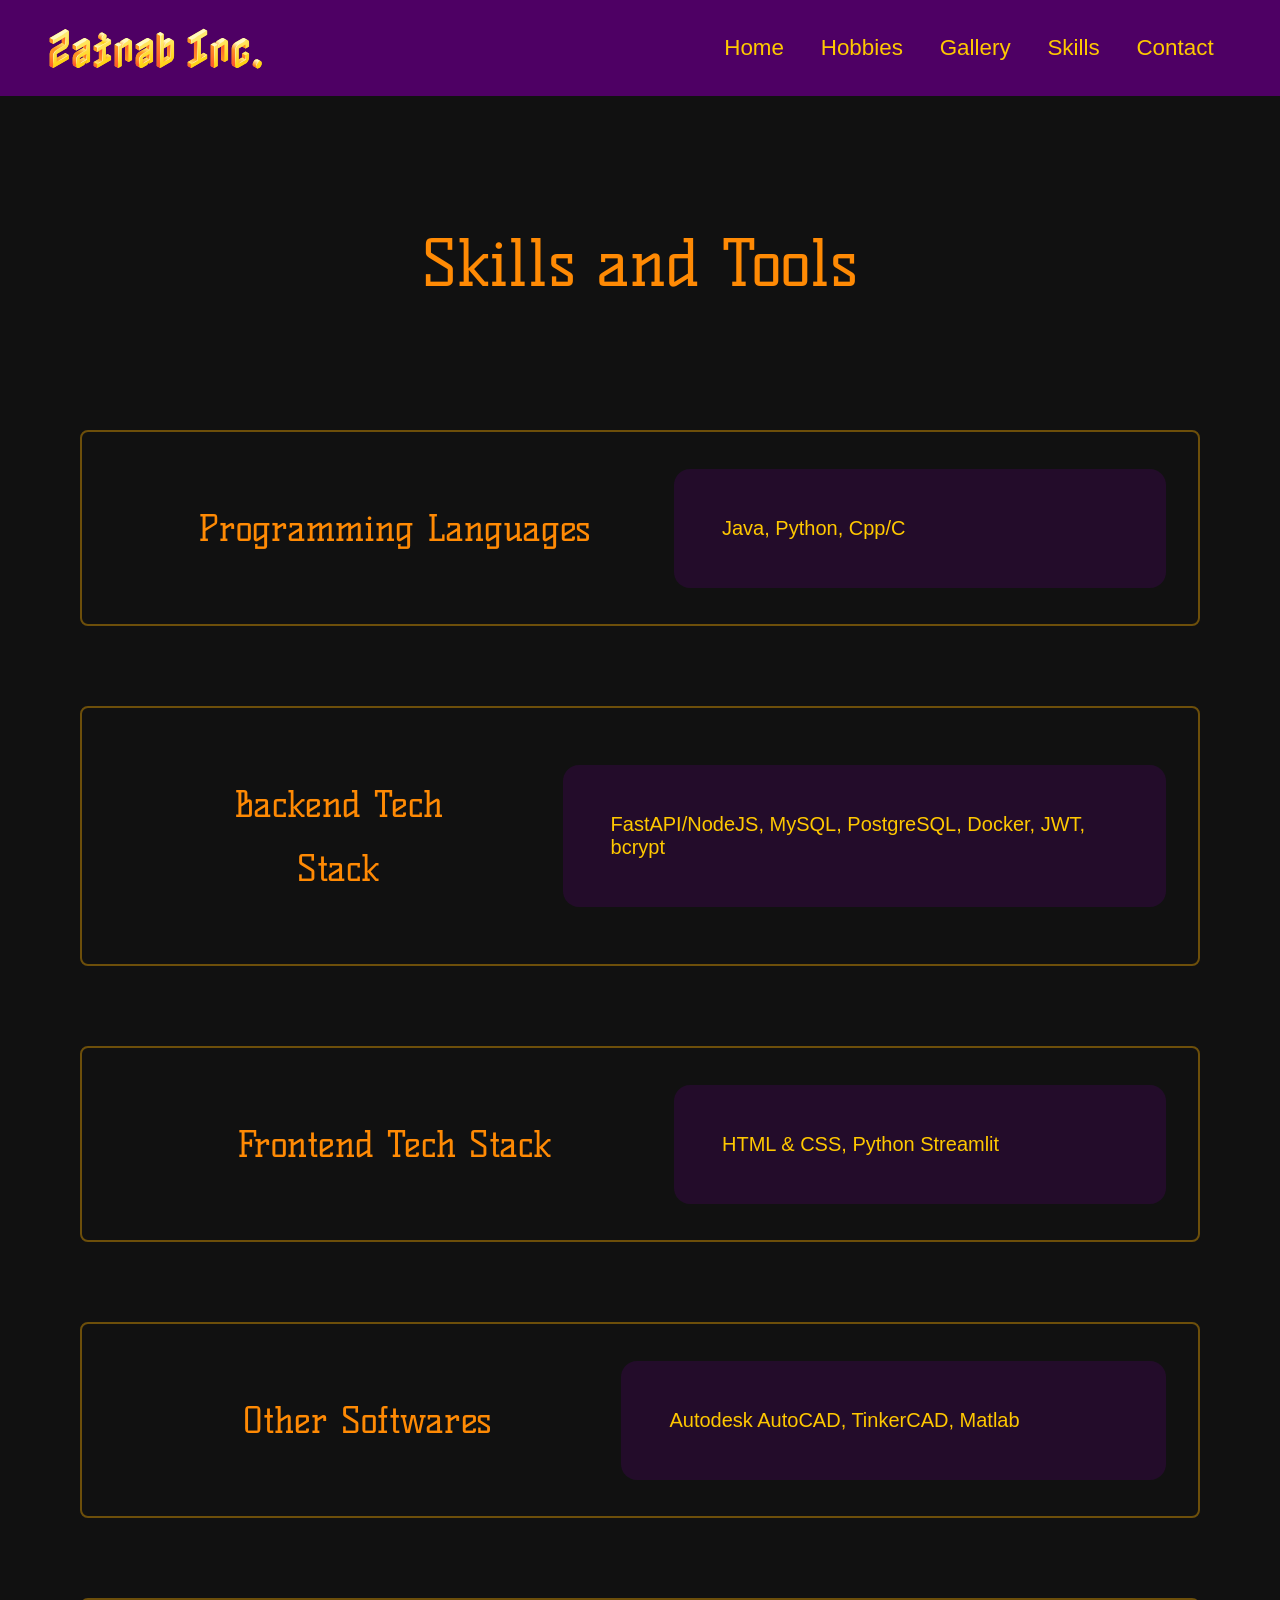
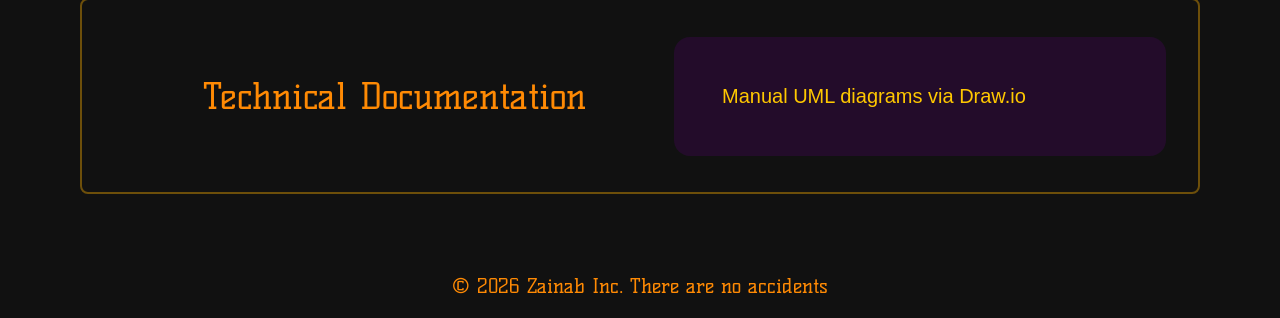
<file: lab2,3-portfolio/skills.html>
<!DOCTYPE html>
<html lang="en">
<head>
    <meta charset="UTF-8">
    <meta name="viewport" content="width=device-width, initial-scale=1.0">
    <title>Skills</title>
  
    <link rel="stylesheet" href="./css/style.css">
</head>
<body>
    <div class="navbar">
        <div class="logo">
            <a href="index.html">Zainab Inc.</a>
        </div>
        <ul>
            <li><a href="index.html">Home</a></li>
            <li><a href="hobbies.html">Hobbies</a></li>
            <li><a href="gallery.html">Gallery</a></li>
            <li><a href="skills.html">Skills</a></li>
            <li><a href="contact.html">Contact</a></li>
        </ul>
    </div>
        
    <div class="page-container">
        
        <div class="main-heading">
            <p>Skills and Tools</p>
        </div>
       
        <div class="card-container-border">
            <p class="card-heading-text">Programming Languages</p>
            <div class="card-item-extend">Java, Python, Cpp/C</div>
        </div>

        <div class="card-container-border">
            <p class="card-heading-text">Backend Tech Stack</p>
            <div class="card-item-extend">FastAPI/NodeJS, MySQL, PostgreSQL, Docker, JWT, bcrypt</div>
        </div>
        
        <div class="card-container-border">
            <p class="card-heading-text">Frontend Tech Stack</p>
            <div class="card-item-extend"> HTML & CSS, Python Streamlit</div>
        </div>

        <div class="card-container-border">
            <p class="card-heading-text">Other Softwares</p>
            <div class="card-item-extend">Autodesk AutoCAD, TinkerCAD, Matlab</div>
        </div>

        <div class="card-container-border">
            <p class="card-heading-text">Technical Documentation</p>
            <div class="card-item-extend">Manual UML diagrams via Draw.io</div>
        </div>
    </div>

    <footer>
        <p>&copy; 2026 Zainab Inc. There are no accidents</p>
    </footer>
</body>
</html>
</file>
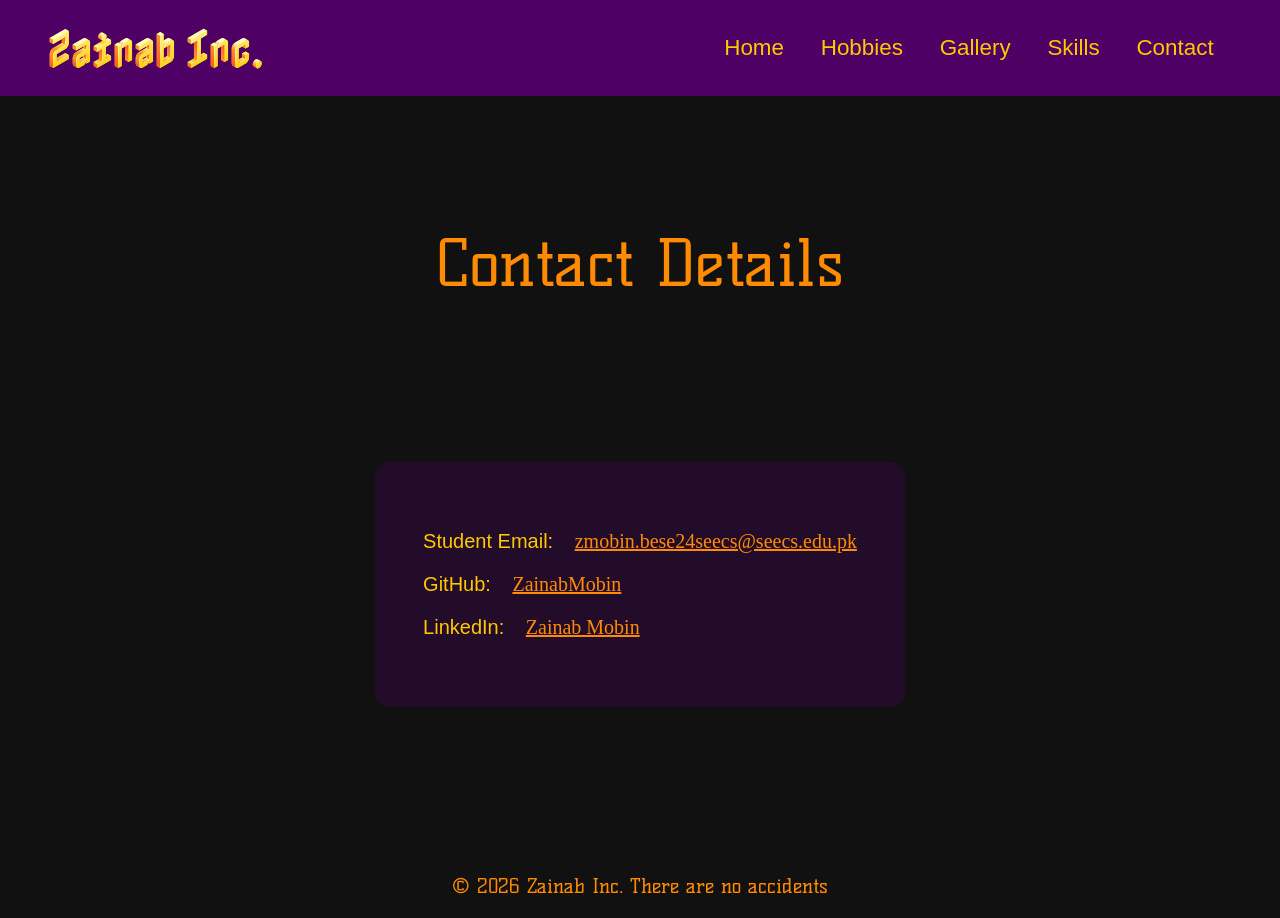
<file: lab2,3_portfolio/contact.html>
<!DOCTYPE html>
<html lang="en">
<head>
    <meta charset="UTF-8">
    <meta name="viewport" content="width=device-width, initial-scale=1.0">
    <title>Contact</title>

    <link rel="stylesheet" href="./css/style.css">
</head>
<body>
    <div class="navbar">
        <div class="logo">
            <a href="index.html">Zainab Inc.</a>
        </div>
        <ul>
            <li><a href="index.html">Home</a></li>
            <li><a href="hobbies.html">Hobbies</a></li>
            <li><a href="gallery.html">Gallery</a></li>
            <li><a href="skills.html">Skills</a></li>
            <li><a href="contact.html">Contact</a></li>
        </ul>
    </div>

    <div class="page-container">
        <div class="main-heading">Contact Details</div>
    
        <div class="card-container">
            <div class="card-item">
                <p>Student Email: 
                    <a href="mailto:zmobin.bese24seecs@seecs.edu.pk">zmobin.bese24seecs@seecs.edu.pk</a>
                </p>
                <p>GitHub:
                    <a href="https://github.com/ZainabMobin">ZainabMobin</ahref></a>
                </p>
                <p>LinkedIn: 
                    <a href="https://www.linkedin.com/in/zainab-mobin-930291324">Zainab Mobin</a>
                </p>
            </div>
        </div>
    </div>

    <footer>
        <p>&copy; 2026 Zainab Inc. There are no accidents</p>
    </footer>
</body>
</html>
</file>
<file: style.css>
body{
    font-family: monospace, consolas;
    background-color: black;
    color:chartreuse;
    margin: 6rem;
}
h1, h2{
    text-align: center;
}
p{
    color:orange;
}
table{
    width: 50rem;
    border-collapse:collapse;
    border-style: solid;
    border-width: .15rem;
    text-align:left;
    font-size: medium;
}
th{
    border-bottom: .1rem solid chartreuse;
    font-size: large;
}
table th, td{
    border-left: .1rem solid chartreuse;
    padding: .75rem 2rem;
}
a{
    text-decoration: none;
    color: rgb(119, 175, 41);
}
a:visited{
    color: orange;
}
a:hover{
    color: orange;
    text-decoration: underline;
}
</file>
<file: lab2,3-portfolio/css/style.css>
/* Loads custom fonts from fonts/ folder */
@font-face{
    font-family: 'KellySlab';
    src: url('../fonts/KellySlab-Regular.ttf') format('truetype');
    font-weight: normal;
    font-style: normal;
}
/* Block, isometric font for logo */
@font-face{
    font-family: 'Nabla';
    src: url('../fonts/Nabla-Regular-VariableFont.ttf') format('truetype');
    font-weight: normal;
    font-style: normal;
}

body{
    padding: 0;
    margin: 0;
    background-color: rgb(17, 17, 17);
    color: #ffc800;
    font-family: sans-serif, Arial, Helvetica;
}
.navbar{
    display: flex;
    justify-content: space-between;
    align-items: center;
    min-height: 6rem;
    background-color: #4e0064;
}
.logo a{
    text-decoration: none;
    color: #ffc800;
    font-family: 'Nabla', 'Courier New', monospace;
    font-size: 2.5rem;
    margin-left: 3rem;
}
.navbar ul{
    display: flex;
    align-items: flex-end;
    margin-right: 3rem;      
    list-style: none;       
}
.navbar ul a{
    padding: 1.15rem;    
    color: #ffc800;
    text-decoration: none;            
    font-family: sans-serif, Arial, Helvetica;
    font-size: 1.4rem;
    text-shadow: none;
}
.navbar ul a:hover{
    color: #ff8a04;
    text-decoration:underline;
    text-shadow: 10px 10px 1 #00ffd5;
}

.page-container{
    min-height: 70vh;
}
.setup{
    font-family: 'KellySlab', mono, consolas;
    font-size: 7rem;
    text-align: center;
}
.punchline{
    font-family: 'KellySlab', mono, consolas;
    font-size: 6rem;
    text-align: center;
    color: #ff8a04;
    line-height: 1.5rem;
}

.card-container-border{
    font-size: 1.25rem;
    margin: 5rem;
    padding: 2rem;
    border-radius: .5rem;
    display: flex;
    flex-direction: row;
    align-items: center;
    border-width: .15rem;
    border-color: rgba(255, 179, 0, 0.388);
    border-style: solid;
}
.card-heading-text{
    color: #ff8a04;
    font-family: 'KellySlab', mono, consolas;
    font-size: 2.25rem;
    line-height: 4rem;
    text-align: center;
    max-width: 25rem;
    flex: 1 1 auto; /* stays the same ratio, doesnt shrink/grow */
    margin: 2rem;
    padding-right: 3rem;   
    padding-left: 3rem;   
    padding-top: auto;
    padding-bottom: auto;
}
.card-item-extend{
    background-color: #4e00644d;
    border-radius: 1rem;
    max-width: 70rem;
    padding: 3rem;
    flex: auto; /* extends towards the right (limit as defined by parent)  */
    color: #ffc800;
}
.card-container{
    font-size: 1.25rem;
    margin: 5rem;
    padding: 2rem;
    border-radius: .5rem;
    display: flex;
    flex-direction: row;
    align-items: center;
    justify-content: center;
}
.card-item{
    background-color: #4e00644d;
    border-radius: 1rem;
    padding: 3rem;
    max-width: 50rem;
    color: #ffc800;
}
.card-item h2{
    font-size: 3rem;
    color: #ff8a04;
    font-family: mono, consolas;
    min-width: 20rem;
}
.card-item h3{
    font-family: 'Nabla', mono, consolas;
    color: #ffc800;
    font-size: 2rem;
}
.card-item p{
    color: #ffc800;
}
.card-item a{
    font-family: mono, consolas;
    color: #ff8a04;
    padding-left: 1rem;
}
.card-item-image{
    padding: 3rem;
}

.floating-quote{
    border-radius: 0%;
    padding: 1rem;
    background-color: #ff8a042e;
    line-height: 0rem;
    font-family: mono, consolas;
    font-size: 1.35rem;
    text-align: center;
}
/* card wrapper for images with float */
.card-wrapper{
    display: flow-root;
    max-width: 55rem;
    width: 100%;
    margin: 3rem auto 2rem auto;
}
.card-wrapper img{
    border-radius: 2rem;
    border:#ff6f00a9;
    padding: .2rem;
    border-width: .2rem;
    border-style: dashed;
}
.card-image-left{
    float: left;
    margin-right: 1rem;
}
.card-image-right{
    float: right;
    margin-left: 1rem;
}
.card-text-wrap{
    margin: 2rem;
    font-size: 1.1rem;
    font-family: mono, consolas;
    overflow: hidden;
    display: inline-block;
}
/* headings */
.main-heading{
    color: #ff8a04;
    font-family: 'KellySlab', mono, consolas;
    font-size: 4rem;
    margin: 8rem;
    text-align: center;
}
.mini-heading{
    color: #ff8a04;
    font-family: 'KellySlab', mono, consolas;
    font-size: 1.75rem;
    text-align: center;
    line-height:2rem;
}
footer{
    text-align: center;
    font-size: 1.25rem;
    font-family: 'KellySlab', mono, consolas;
    color: #ff8a04;
}
</file>
<file: lab4-css/style.css>
*{
    background-color: rgb(37, 37, 37);
    font-family: monospace, consolas;
    color: rgb(255, 157, 0);
    box-sizing: border-box;
}
header{
    font-size: 1.25rem;
    margin: 4rem 2rem 2rem 4rem;
    padding: 1rem;
    display: flex;
    align-items: center;
    justify-content: center;
    background-color: rgb(24, 24, 24);
    border-color: rgba(174, 0, 255, 0.281);
    border-style: solid;
    border-width: .3rem;
}
h1{
    margin: 4rem;
}

.animation-grid{
    display: grid;
    background-color: rgba(93, 2, 135, 0.251);
    grid-template-columns: repeat(3, 37rem);
    grid-template-rows: repeat(3, 37rem);
    width: fit-content;
    padding-top: 2rem ;
    padding-bottom: 2rem ;
    padding-right: auto ;
    padding-left: auto ;
    margin: 2rem auto 2rem auto;
}
.grid-cell{
    display: flex;
    flex-direction: column;
    align-items: center;
    justify-content:space-evenly;
    margin: 1.5rem;
    border: 1rem;
    border-color: rgba(255, 157, 0, 0.525);
    border-width: .15rem;
    border-style: dashed;
    position: relative;
    overflow: hidden;
    width: auto;
    height: auto;
}
.grid-cell div{
    width: 100%;
    height: 100%;
    flex: 1;
}
.grid-cell p{
    background-color: rgb(24, 24, 24);
    text-align: center;
    padding: .3rem 1rem .3rem 1rem;
    width: auto;
    height: auto;
}
.last-cell{
    grid-column: 2;
}
.animation-container{
    flex: 1;
    position: relative;
    display: flex;
    align-items: center;
    justify-content: center;
    overflow: hidden;
    min-width: 0;
}

/* pacman animation */
.pacman{
    position: relative;
    max-width: 13rem;
    max-height: 13rem;
    border-radius: 50%;
    background-color: transparent;
    z-index: 100;
}
.pacman-eye{
    content: '';
    position: absolute;
    top: 11rem;
    left: 19rem;
    max-width: 1rem;
    max-height: 1rem;
    background-color: black;
    border-radius: 50%;
    z-index: 200;
}
.pacman::before,
.pacman::after{
    content: '';
    position: absolute;
    inset: 0;
    border-radius: 50%;
}
/* pacman is formaed with 2 semicircles, that rotate 30degrees from the x axis in clockwise/counterclockwise directions to mimic jaw movevement*/
.pacman::before{
    clip-path: polygon(0 0, 100% 0, 100% 50%, 0 50%);
    background-color: yellow;
    animation: bottom-jaw-bite .5s ease-in-out infinite alternate;
}
.pacman::after {
    clip-path: polygon(0 50%, 100% 50%, 100% 100%, 0 100%);
    background-color: yellow;
    animation: top-jaw-bite .5s ease-in-out infinite alternate;
}
@keyframes bottom-jaw-bite {
    0% {
        transform: rotate(0deg);
    }
    100% {
        transform: rotate(-30deg);
    }
}
@keyframes top-jaw-bite {
    0% {
        transform: rotate(0deg);
    }
    100% {
        transform: rotate(30deg);
    }
}
.dots-wrapper{
    position: absolute;
    display: flex;
    flex-direction: row;
    align-items: center;
    justify-content: center;
    gap: 1.5rem;
    left: 30%;
    z-index: 50;
    animation: move-dots .5s linear infinite;
}
.dot{
    content: '';
    border-radius: 50%;
    background-color: rgb(197, 255, 255);
    max-width: .75rem;
    max-height: .75rem;
}
@keyframes move-dots{
    from {
        transform: translateX(0);
    }
    to {
        transform: translateX(-4rem);
    }
}
/* bouncing ball */
.ball{
    border-radius: 50%;
    background: radial-gradient(circle at 30% 30%, #b9ff8a, #2de300);
    max-width: 4rem;
    max-height: 4rem;
    position: relative;
    left: 50%;
    top: 40%;
    margin-left: -2rem;
    animation: ball-bouncing 2s infinite linear;
}
@keyframes ball-bouncing{
    0%   { 
        transform: translate(0rem, -22rem); 
        animation-timing-function: ease-in;
    }
    22%  { 
        transform: translate(-14rem, 0); 
        animation-timing-function: ease-out;
    } 
    45%  { 
        transform: translate(-22rem, -12rem); 
        animation-timing-function: ease-in;
    } 
    78%  { 
        transform: translate(-27rem, 0); 
        animation-timing-function: ease-out;
    }
    90%  { 
        transform: translate(-31rem, -4rem); 
        animation-timing-function: ease-in;
    }
    100% { 
        transform: translate(-35rem, 0);
    }    
}

/* windows based generic spinner  */
.spinner{
    display: flex;
    align-items: center;
    justify-content: center;
/* make it a square */
    max-width: 7rem;
    max-height: 7rem;
    /* now a circle */
    border-radius: 50%;
    border-width: .5rem;
    border-color: azure;
    border-top-color: blue;
    border-style: solid;
    animation: spin 3s linear infinite;
}
@keyframes spin{
    0%{
        transform: rotate(0deg);
    } 
    25%{
        transform: rotate(170deg);
    } 
    50%{
        transform: rotate(250deg);
    } 
    75%{
        transform: rotate(290deg);
    } 
    100% {
        transform: rotate(360deg);
    }   
}
/* notofication/alert widget that pulses red */
.pulsing-dot{
    max-width: 4rem;
    max-height: 4rem;
    background-color: rgb(255, 71, 55); 
    /* solid coloured since bg colour applied */
    animation: pulse 1.5s ease-out infinite;
    border-radius: 50%;
}
@keyframes pulse{
    0%{
        box-shadow: 0 0 0 0 rgba(239, 159, 68, 0.675); 
    }
    50% { 
        box-shadow: 0 0 0 1.5rem rgba(239, 68, 68, 0.766);
    }
    90%, 100% { 
        box-shadow: 0 0 0 3rem rgba(239,68,68,0);
    }
}

/* neon button effect on hover */
.neon-btn {
    padding: 1rem 2.5rem;
    font-size: 1.5rem;
    font-weight: bold;
    letter-spacing: .15rem;
    text-transform: uppercase;
    color: #fff;
    background: transparent;
    border: 2px solid #ff1492;
    border-radius: .5rem;
    cursor: pointer;
    transition:
        transform .3s ease,
        box-shadow .3s ease,
        color .3s ease,
        border-color .3s ease;
}

.neon-btn:hover {
    transform: scale(1.2) rotate(3deg);
    color: #ff1492;
    border-color: #ff1492;
    box-shadow:
        0 0 5px  #ff1492,
        0 0 15px #ff1492,
        0 0 30px #ff1492,
        inset 0 0 10px rgba(255, 20, 146, .4); 
    text-shadow:
        0 0 8px #ff1492,
        0 0 16px #ff1492;
}

/* typewriter effect */
.typewriter {
    display: inline-flex;
    justify-content: center;
    align-items: center;
    flex-direction: column;
}
.typewriter h1 {
    overflow: hidden; /* Ensures the content is not revealed until the animation */
    border-right: .15em solid #5bff31; /* The typwriter cursor */
    color: #5bff31;
    white-space: nowrap; /* Keeps the content on a single line */
    margin: 0 auto; /* Gives that scrolling effect as the typing happens */
    letter-spacing: .07em; /* Adjust as needed */
    max-width: 20ch;
    line-height: 3rem;
    animation: 
        typing 3.5s steps(20, end),
        blink-caret .75s step-end infinite;
}

/* The typing effect */
@keyframes typing {
    from { width: 0 }
    to { width: 100% }
}

/* The typewriter cursor effect */
@keyframes blink-caret {
    from, to { border-color: transparent }
    50% { border-color: #5bff31; }
}

/* Flower container */
.flower {
    position: relative;
    width: 8rem;
    height: 8rem;
    margin: 2rem auto;
}

.petals {
    position: absolute;
    inset: 0;
    animation: spin 6s linear infinite;
    z-index: 100;
}

.petals span {
    position: absolute;
    top: 50%;
    left: 50%;
    width: 6.2rem;
    height: 3.8rem;
    background: linear-gradient(135deg, #ffa502, #ff47af);
    border-radius: 50% 50% 50% 0; 
    transform-origin: 0% 0%; 
    box-shadow: 0 0 4px rgba(0, 0, 0, 0.15);
}

.petals span:nth-child(1) { transform: rotate(0deg); }
.petals span:nth-child(2) { transform: rotate(45deg); }
.petals span:nth-child(3) { transform: rotate(90deg); }
.petals span:nth-child(4) { transform: rotate(135deg); }
.petals span:nth-child(5) { transform: rotate(180deg); }
.petals span:nth-child(6) { transform: rotate(225deg); }
.petals span:nth-child(7) { transform: rotate(270deg); }
.petals span:nth-child(8) { transform: rotate(315deg); }

@keyframes spin {
    to { transform: rotate(360deg); }
}
</file>
<file: lab5_services/style.css>
*{
    margin:0;
    padding:0;
    scroll-behavior: smooth;
}
body{
    font-family:'Segoe UI', Tahoma, Verdana, sans-serif;
    background-color: black;
    color: white;
}
/* logo font */
@font-face {
    font-family: 'ChangaOne';
    src: url('./fonts/ChangaOne-Regular.ttf');
}
/* hero font */
@font-face {
    font-family: 'MajorMono';
    src: url('./fonts/MajorMonoDisplay-Regular.ttf');
}

.navbar{
    height: 4rem;
    display: flex;
    flex-direction: row;
    align-items: center;
    justify-content: space-between;
    background-color: rgb(255, 213, 96);
}
.navbar ul{
    display: flex;
    flex-direction: row;
    list-style: none;
}
.navbar ul li{
    flex-direction: row;
    padding-right: 2.5rem;
    font-size: 1.1rem;
    font-weight: bold;
    margin: auto;
    max-height: auto;
}
.navbar a{
    color: black;
    text-decoration: none;
}
.navbar ul li a:hover{
    animation: 'underline-slide' .2s linear forwards; 
}

@keyframes underline-slide{
    from {
        border-bottom: 0 solid black;
    } to{
        border-bottom: 10px solid black;
    }
}
.logo{
    display: flex;
    flex-direction: row;
    padding-left: 3rem;
    color: black;
}
.logo p{
    font-family: 'ChangaOne', 'Segoe UI', Tahoma;
    font-size: 1.7rem;
}
.hero{
    min-height: 100vh;
    max-width: 100%;
    background: url(assets/hero-bg.jpg) no-repeat;
    background-color: rgba(0, 0, 0, 0.15);
    background-blend-mode: multiply;     
    background-size: cover;
    display: flex;
    flex-direction: column;
    padding: 1rem;
}
.hero h1{
    font-family: 'MajorMono', Impact, 'Arial Narrow Bold', sans-serif;
    font-size: 6rem;
    color:  rgb(255, 213, 96);
    color: white;
    margin: 10rem 2rem 4rem 7rem;
    text-shadow: .2rem .2rem .2rem orange;
}
.hero a{
    text-decoration: none;
    margin: 3rem auto auto 7rem;
    padding: 1rem;
    width: 7rem;
    border: none;
    color: black;
    font-size: 1rem;
    font-weight: bold;
    background-color: white;
    text-align: center;
}
.hero .cta-btn{
    border-style: solid;
    border-color: white;
    border-width: .2rem;
    font-size: large;
}
.hero .cta-btn:hover{
    background-color:  rgb(255, 213, 96);
}
h2{
    color:  rgb(255, 213, 96);
    font-family: 'MajorMono', 'Segoe UI', Tahoma, Geneva;
    font-size: 3rem;
    margin: 5rem auto 3rem 6rem;
}
.service-grid{
    margin: 4rem;
    display: grid;
    grid-template-columns: repeat(3, 23rem);
    grid-template-rows: repeat(1, 23rem);
    gap: 4rem;

}
.grid-item{
    border-style: solid;
    border-color:  rgb(255, 213, 96);
    border-width: .07rem;
    padding: 1rem;
    display: flex;
    flex-direction: column;
    transition: scale 0.2s linear;
}
.grid-item:hover{
    scale: 1.04;
}
.grid-item img{
    flex: 0;
    object-fit: cover;
    width: 100%;
    height: 10rem;
    margin-top: 1rem;
}
.grid-item p{
    margin: 1rem 0 1rem 0 ;
}
.grid-item h3{
    margin-top: auto;
    
}

.contact{
    margin: 0 10rem;
    font-size: 1.2rem;
    line-height: 2rem;
}
.contact a{
    text-decoration: none;
    color: white;
}
.contact a:hover{
    text-decoration: underline;
}
hr{
    margin: 3rem;
    opacity: 50%;
}
footer{
    color:   rgb(255, 213, 96) ;
    text-align: center;
    margin: 2rem;
}
.slogan{
    font-family: 'ChangaOne', 'Segoe UI', Tahoma, Geneva;
    font-size: 1.5rem;
    padding-bottom: 1rem;
}


@media (max-width: 768px){
    .service-grid{
        margin: 4rem;
        display: grid;
        grid-template-columns: repeat(1, 23rem);
        grid-template-rows: repeat(1, 23rem);
        gap: 4rem;
    }
}
@media (min-width: 769px) and (max-width: 1024px){
    .service-grid{
        margin: 4rem;
        display: grid;
        grid-template-columns: repeat(2, 23rem);
        grid-template-rows: repeat(1, 23rem);
        gap: 4rem;
    }
}
</file>
<file: lab6_calculator/style.css>
*{
    margin: 0;
}
body{
    margin: 0;
    display: flex;
    align-items: center;
    justify-content: center;
    flex-direction: column;
    font-family: mono, consolas;
    margin-top: 4rem;
}
h1, h2{
    margin: 1rem;
}
.calculator{
    margin-top: 5rem;
    width: 30rem;
    height: 35rem;
    background-color: rgba(238, 238, 238, 0.559);
    display:flex;
    flex-direction: column;
    align-items: center;
    justify-content: center;
    text-align: center;
    vertical-align: middle;
    font-size: 1.5rem;
    font-family: mono, consolas;
    border: .1rem solid black;
    border-radius: 1rem;
}
#display-screen{
    min-width: 24rem;
    max-width: 24rem;
    width:auto;
    margin-bottom: .5rem;
    height: 4rem;
    line-height: 5rem;
    text-align: left;
    background-color: gainsboro;
    padding: .3rem;
    border: .1rem solid black;
    overflow: scroll;
}
.button-grid{
    display:grid;
    grid-template-columns: repeat(5, 5rem);
    grid-template-rows: repeat(5, 5rem);
}
.button-grid div{
    border: .1rem solid black;
    margin: .1rem;
    background-color: rgb(204, 201, 201);
    border-radius: .2rem;
    text-align: center;
    vertical-align:middle;
    line-height: 5rem;
}
.button-grid div:hover{
    background-color: #f2b130c5;
}
.button-grid div:active{
    background-color: #ffaa00;
}
</file>
<file: lab7_calendar/style.css>
* {
    margin: 0;
}

@font-face {
    font-family: 'Fraunces';
    src: url('./fonts/Fraunces-VariableFont_SOFT\,WONK\,opsz\,wght.ttf');
}

@font-face {
    font-family: 'PlayWrite';
    src: url('./fonts/PlaywriteDEGrund-VariableFont_wght.ttf');
}

body {
    font-family: 'Fraunces', 'Times New Roman', Times, serif;
}
.nav-header {
    display: flex;
    flex-direction: row;
    margin: 2rem;
    padding: 0 1rem;
}
#current-date {
    font-family: 'PlayWrite', 'Trebuchet MS', 'Lucida Sans Unicode', 'Lucida Grande', 'Lucida Sans', Arial, sans-serif;
    font-size: x-large;
    font-weight: bold;
    flex: 1;
}
.view-current {
    display: flex;
    flex-direction: row;
    gap: 1rem;
}
.view-current button {
    font-family: 'PlayWrite', 'Trebuchet MS', 'Lucida Sans Unicode', 'Lucida Grande', 'Lucida Sans', Arial, sans-serif;
    font-size: 0.95rem;
    font-weight: 600;
    padding: 0.5rem 1rem;
    border: 2px solid purple;
    background-color: #fff9f2;
    border-radius: 8px;
    cursor: pointer;
}
.view-current button:hover {
    background-color:  rgb(255, 220, 179);
}
.switch-btn:hover {
    background-color:  rgb(255, 220, 179) !important;
}

.main-wrapper {
    display: flex;
    flex-direction: row;
    justify-content: center;
    align-items: center;
    width: 100%;
}

#calendar-wrapper {
    display: flex;
    flex-direction: column;
    align-items: center;
    width: 50%;
}

.day-wrapper {
    display: grid;
    grid-template-columns: repeat(7, 7rem);
    grid-template-rows: repeat(1, 3rem);
    background-color: purple;
    color: white;
}

.days {
    display: flex;
    align-items: center;
    justify-content: center;
    border: 1px rgba(0, 0, 0, 0.146) solid;
    border-style: solid;
    font-family: 'PlayWrite', 'Trebuchet MS', 'Lucida Sans Unicode', 'Lucida Grande', 'Lucida Sans', Arial, sans-serif;
    font-weight: bold;
    font-size: large;
}

#cell-grid {
    display: grid;
    grid-template-columns: repeat(7, 7rem);
    grid-template-rows: repeat(5, 7rem);
    font-size: large;
}

.day-cell {
    font-family: 'Fraunces', 'Times New Roman', Times, serif;
    border: 1px rgba(0, 0, 0, 0.146) solid;
    border-collapse: collapse;
    padding: .3rem 0 0 .3rem;
    box-sizing: border-box;
    min-height: 7rem;
}

.day-cell:hover {
    background-color: rgba(255, 166, 0, 0.25);
}

.day-cell:active {
    background-color: rgba(255, 166, 0, 0.25);
}

.disabled-cell {
    background-color: rgba(0, 0, 0, 0.09);
    pointer-events: none;
}

.current-cell {
    background-color: rgba(255, 166, 0, 0.486);
}

.current-cell:hover {
    background-color: rgba(255, 166, 0, 0.7);
}

.active-cell {
    border: .1rem solid rgba(128, 0, 128, 0.7);
    /* too large a number and the content placemenet goes off! */
    box-shadow: inset 0 0 0 .08rem rgba(128, 0, 128, 0.7);
    /* set inside box border but do not disturb padding, content placement */
}

.switch-btn {
    background-color: rgb(255, 86, 187);
    font-size: large;
}

.task-panel-wrapper {
    background-color: #ddd;
    display: flex;
    justify-content: center;
    align-items: center;
    min-height: 7rem;
    width: 0; /* wrapper already existing in HTML, init width= 0 */
    overflow: hidden;
    transition: width 500ms cubic-bezier(0.16, 1, 0.3, 1);
}
.main-wrapper.panel-open .task-panel-wrapper {
    width: 23rem; /* equal to task-panel width */
}
.task-panel {
    width: 23rem;
    background-color: rgb(255, 220, 179);
    padding: 1.5rem;
    display: flex;
    flex-direction: column;
    gap: 1rem;
    font-family: 'PlayWrite', 'Trebuchet MS', 'Lucida Sans Unicode', 'Lucida Grande', 'Lucida Sans', Arial, sans-serif;
    
    opacity: 0;
    transform: translateX(25rem);
    transition: transform 500ms cubic-bezier(0.16, 1, 0.3, 1), opacity 300ms ease;
}
.task-panel.slide-in {
    opacity: 1;
    transform: translateX(0);
}

.dot-wrapper{
    display: flex;
    flex-wrap: wrap;
    align-content: flex-start;
    align-items: flex-start;
    justify-content: start;
    gap: 4px;
    width: 100%;
    margin-bottom: 2.5rem;
}
.task-dot{
    background-color: #6a006a;
    width: 10px;
    height: 10px;
    border-radius: 50%;
}
.panel-body {
    display: flex;
    flex-direction: column;
}
.line{
    margin-top: 1rem;
    border: none;
    border-bottom: 10px solid #6a006a;
    border-width: .1rem;
}
.noevent-desc{
    color: #565656;
}
#task-list {
    margin-top: 1rem;
    display: flex;
    flex-direction: column;
}

.task-item {
    background: #fff;
    border-left: 4px solid purple;
    padding: 0.6rem;
    border-radius: 4px;
    margin-top: .7rem;
}
#task-topic{
    font-family: 'PlayWrite', 'Trebuchet MS', 'Lucida Sans Unicode', 'Lucida Grande', 'Lucida Sans', Arial, sans-serif;
}
.task-item-topic {
    font-weight: bold;
}
.task-item-desc {
    font-size: 0.9rem;
    color: #555;
}
#task-form {
    display: flex;
    flex-direction: column;
    gap: 0.8rem;
    padding-top: 1rem;
}

form label{
    font-weight: bold;
}

.auto-grow {
    width: 100%;
    resize: vertical; /* restrict horizontal width resizes */
    box-sizing: border-box;
    min-height: 2rem;
    padding: .5rem;
}

.save-btn {
    background-color: purple;
    color: white;
    border: none;
    padding: 0.6rem;
    font-size: 1rem;
    cursor: pointer;
    border-radius: 4px;
    font-family: 'PlayWrite', 'Trebuchet MS', 'Lucida Sans Unicode', 'Lucida Grande', 'Lucida Sans', Arial, sans-serif;
    font-weight: bold;
}

.save-btn:hover {
    background-color: #6a006a;
}

.day-cell {
    position: relative;
    display: flex;
    flex-direction: column;
    justify-content: space-between;
    cursor: pointer;
}
</file>
<file: lab2,3_portfolio/css/style.css>
/* Loads custom fonts from fonts/ folder */
@font-face{
    font-family: 'KellySlab';
    src: url('../fonts/KellySlab-Regular.ttf') format('truetype');
    font-weight: normal;
    font-style: normal;
}
/* Block, isometric font for logo */
@font-face{
    font-family: 'Nabla';
    src: url('../fonts/Nabla-Regular-VariableFont.ttf') format('truetype');
    font-weight: normal;
    font-style: normal;
}

body{
    padding: 0;
    margin: 0;
    background-color: rgb(17, 17, 17);
    color: #ffc800;
    font-family: sans-serif, Arial, Helvetica;
}
.navbar{
    display: flex;
    justify-content: space-between;
    align-items: center;
    min-height: 6rem;
    background-color: #4e0064;
}
.logo a{
    text-decoration: none;
    color: #ffc800;
    font-family: 'Nabla', 'Courier New', monospace;
    font-size: 2.5rem;
    margin-left: 3rem;
}
.navbar ul{
    display: flex;
    align-items: flex-end;
    margin-right: 3rem;      
    list-style: none;       
}
.navbar ul a{
    padding: 1.15rem;    
    color: #ffc800;
    text-decoration: none;            
    font-family: sans-serif, Arial, Helvetica;
    font-size: 1.4rem;
    text-shadow: none;
}
.navbar ul a:hover{
    color: #ff8a04;
    text-decoration:underline;
    text-shadow: 10px 10px 1 #00ffd5;
}

.page-container{
    min-height: 70vh;
}
.setup{
    font-family: 'KellySlab', mono, consolas;
    font-size: 7rem;
    text-align: center;
}
.punchline{
    font-family: 'KellySlab', mono, consolas;
    font-size: 6rem;
    text-align: center;
    color: #ff8a04;
    line-height: 1.5rem;
}

.card-container-border{
    font-size: 1.25rem;
    margin: 5rem;
    padding: 2rem;
    border-radius: .5rem;
    display: flex;
    flex-direction: row;
    align-items: center;
    border-width: .15rem;
    border-color: rgba(255, 179, 0, 0.388);
    border-style: solid;
}
.card-heading-text{
    color: #ff8a04;
    font-family: 'KellySlab', mono, consolas;
    font-size: 2.25rem;
    line-height: 4rem;
    text-align: center;
    max-width: 25rem;
    flex: 1 1 auto; /* stays the same ratio, doesnt shrink/grow */
    margin: 2rem;
    padding-right: 3rem;   
    padding-left: 3rem;   
    padding-top: auto;
    padding-bottom: auto;
}
.card-item-extend{
    background-color: #4e00644d;
    border-radius: 1rem;
    max-width: 70rem;
    padding: 3rem;
    flex: auto; /* extends towards the right (limit as defined by parent)  */
    color: #ffc800;
}
.card-container{
    font-size: 1.25rem;
    margin: 5rem;
    padding: 2rem;
    border-radius: .5rem;
    display: flex;
    flex-direction: row;
    align-items: center;
    justify-content: center;
}
.card-item{
    background-color: #4e00644d;
    border-radius: 1rem;
    padding: 3rem;
    max-width: 50rem;
    color: #ffc800;
}
.card-item h2{
    font-size: 3rem;
    color: #ff8a04;
    font-family: mono, consolas;
    min-width: 20rem;
}
.card-item h3{
    font-family: 'Nabla', mono, consolas;
    color: #ffc800;
    font-size: 2rem;
}
.card-item p{
    color: #ffc800;
}
.card-item a{
    font-family: mono, consolas;
    color: #ff8a04;
    padding-left: 1rem;
}
.card-item-image{
    padding: 3rem;
}

.floating-quote{
    border-radius: 0%;
    padding: 1rem;
    background-color: #ff8a042e;
    line-height: 0rem;
    font-family: mono, consolas;
    font-size: 1.35rem;
    text-align: center;
}
/* card wrapper for images with float */
.card-wrapper{
    display: flow-root;
    max-width: 55rem;
    width: 100%;
    margin: 3rem auto 2rem auto;
}
.card-wrapper img{
    border-radius: 2rem;
    border:#ff6f00a9;
    padding: .2rem;
    border-width: .2rem;
    border-style: dashed;
}
.card-image-left{
    float: left;
    margin-right: 1rem;
}
.card-image-right{
    float: right;
    margin-left: 1rem;
}
.card-text-wrap{
    margin: 2rem;
    font-size: 1.1rem;
    font-family: mono, consolas;
    overflow: hidden;
    display: inline-block;
}
/* headings */
.main-heading{
    color: #ff8a04;
    font-family: 'KellySlab', mono, consolas;
    font-size: 4rem;
    margin: 8rem;
    text-align: center;
}
.mini-heading{
    color: #ff8a04;
    font-family: 'KellySlab', mono, consolas;
    font-size: 1.75rem;
    text-align: center;
    line-height:2rem;
}
footer{
    text-align: center;
    font-size: 1.25rem;
    font-family: 'KellySlab', mono, consolas;
    color: #ff8a04;
}
</file>
